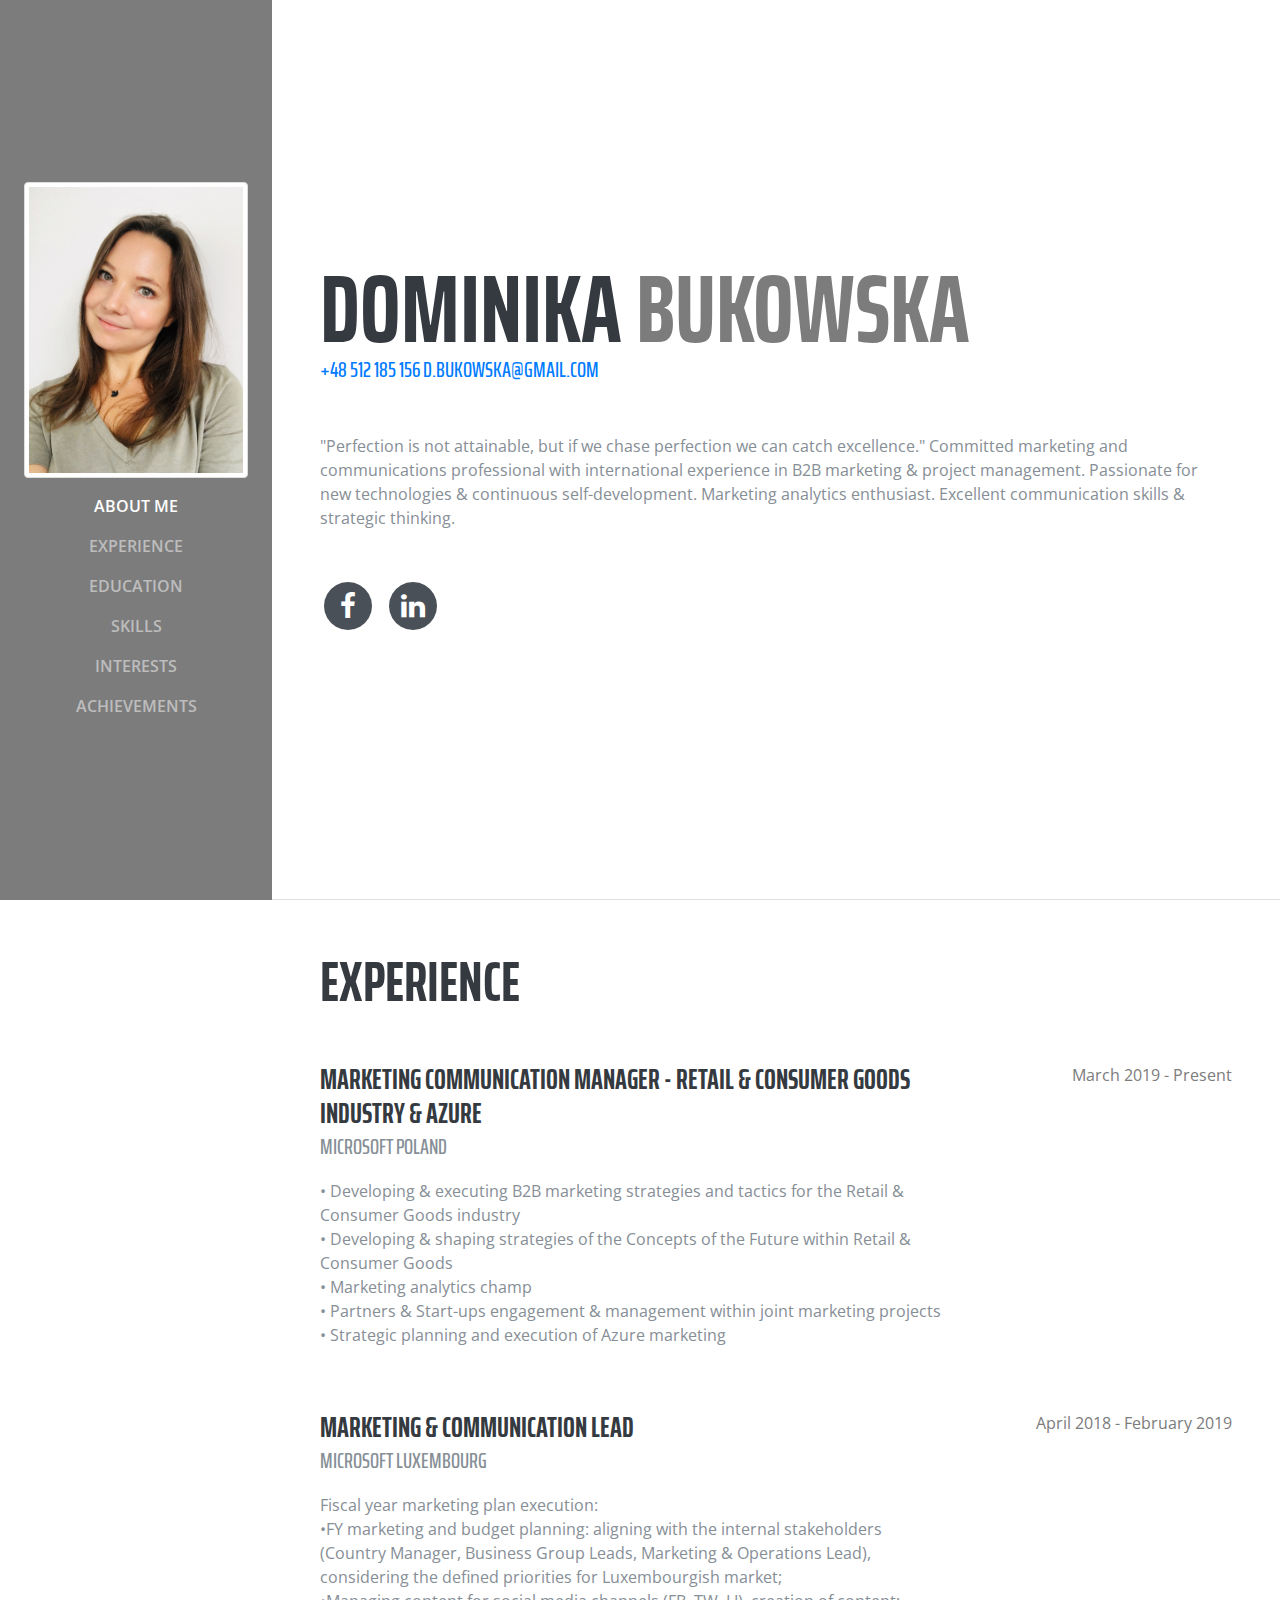
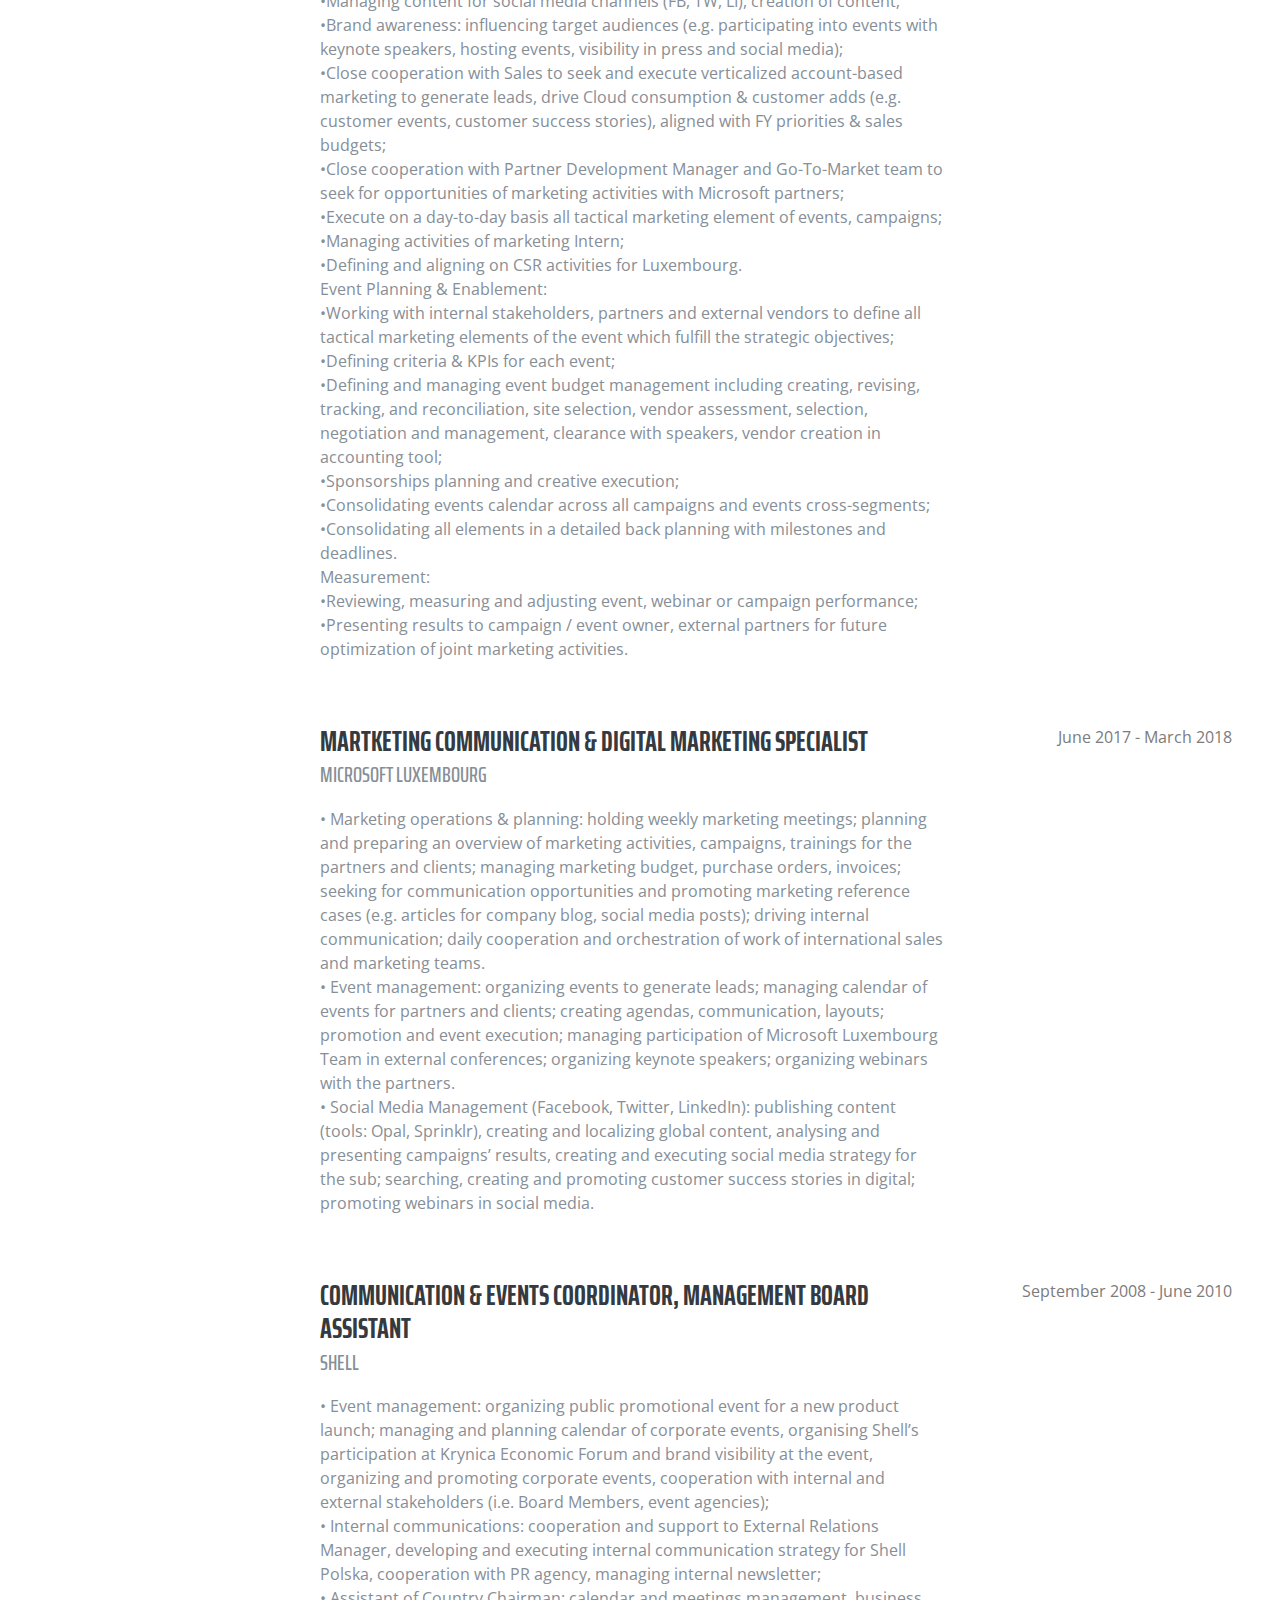
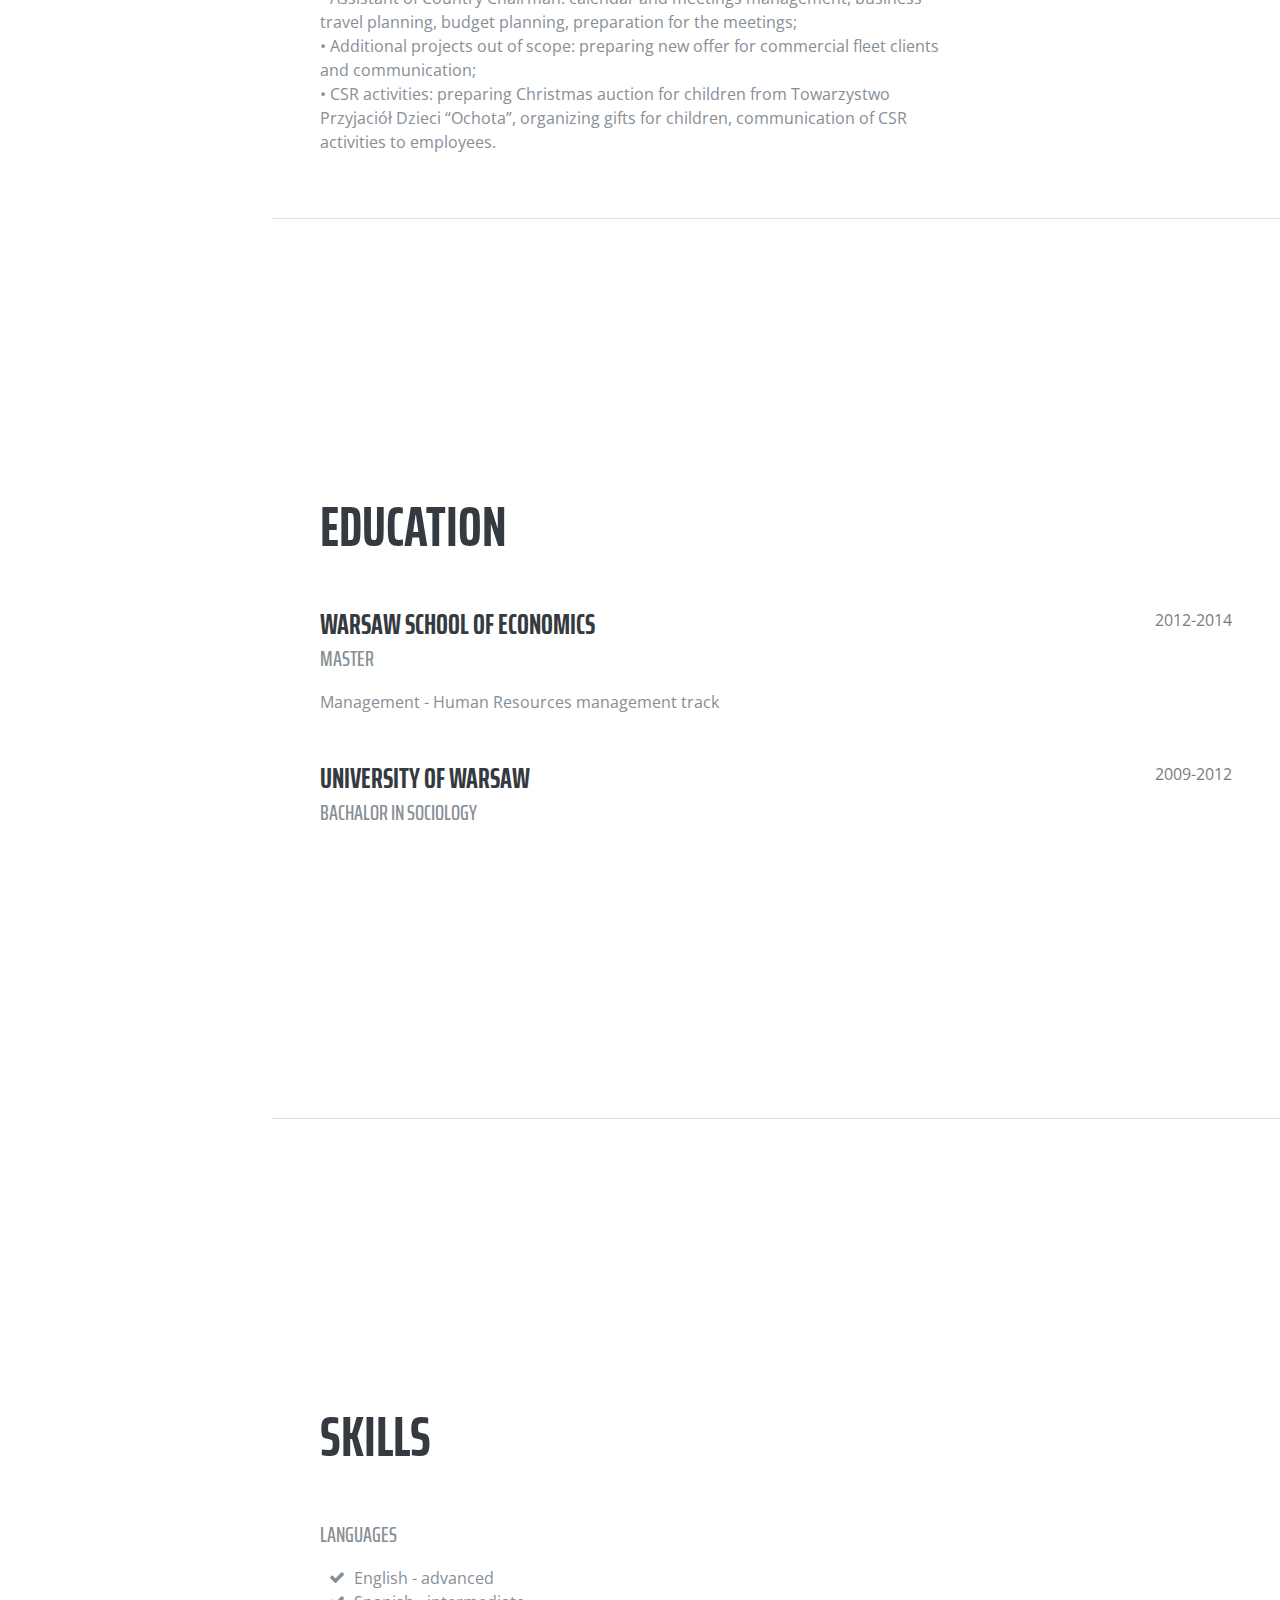
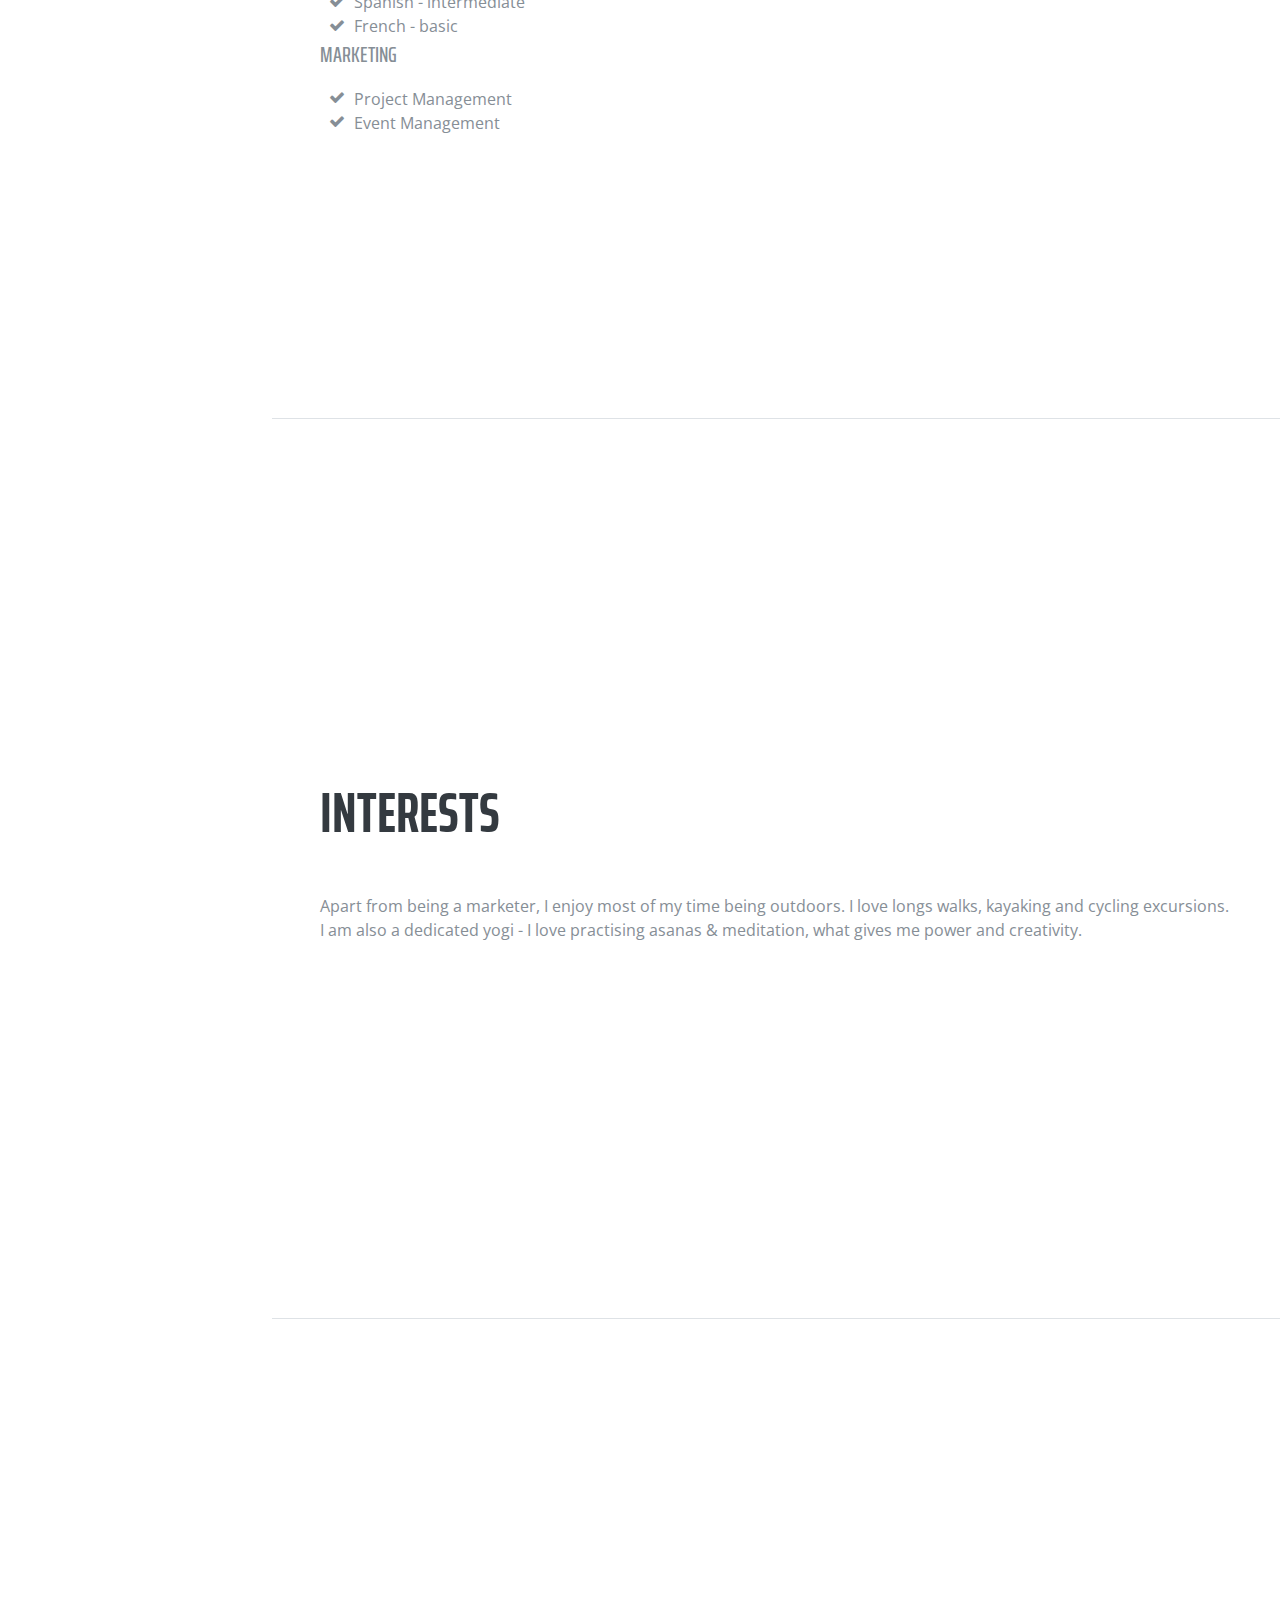
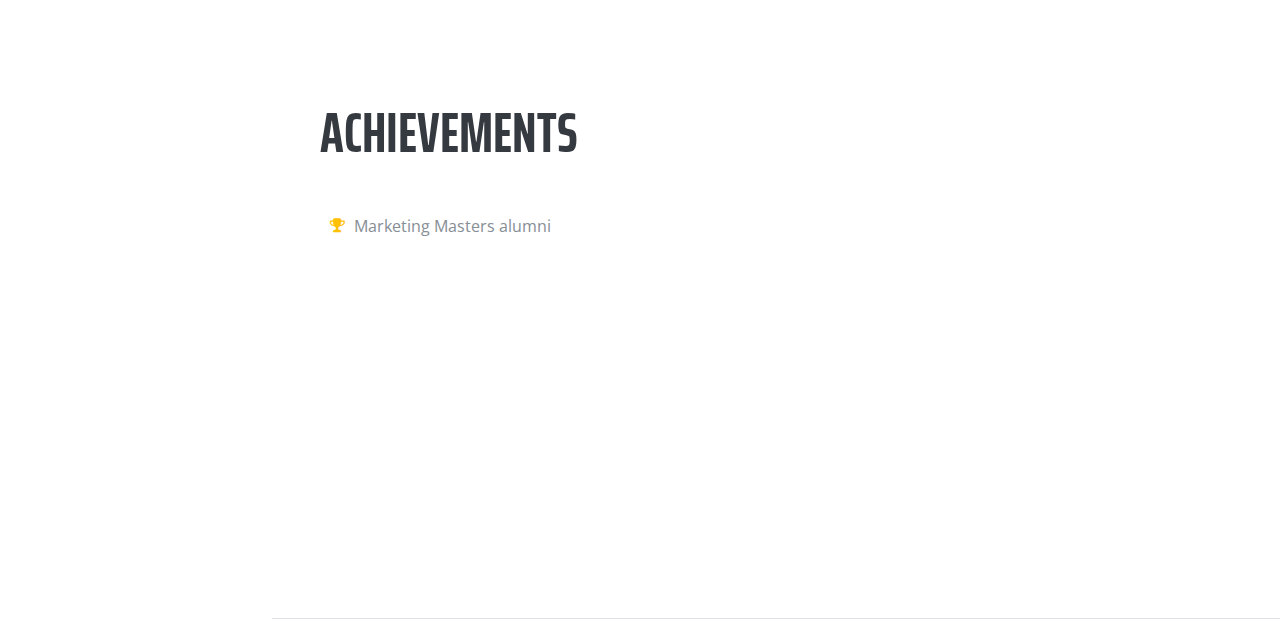
<file: index.html>
<!DOCTYPE html>
<html lang="pl">

  <head>
<!-- Google Tag Manager -->
<script>(function(w,d,s,l,i){w[l]=w[l]||[];w[l].push({'gtm.start':
  new Date().getTime(),event:'gtm.js'});var f=d.getElementsByTagName(s)[0],
  j=d.createElement(s),dl=l!='dataLayer'?'&l='+l:'';j.async=true;j.src=
  'https://www.googletagmanager.com/gtm.js?id='+i+dl;f.parentNode.insertBefore(j,f);
  })(window,document,'script','dataLayer','GTM-P72QGG5');</script>
  <!-- End Google Tag Manager -->
    <meta charset="utf-8">
    <meta name="viewport" content="width=device-width, initial-scale=1, shrink-to-fit=no">
    <!-- Uzupełnij wartości "content" w ponizszych Meta Tagach oraz nadaj tytuł dla swojej witryny.  -->
    <meta name="description" content="Strona z CV Dominiki Bukowskiej ">
    <meta name="author" content="Dominika Bukowska">
    <title>Dominika Bukowska CV</title>

    <link href="vendor/bootstrap/css/bootstrap.min.css" rel="stylesheet">

    <link href="https://fonts.googleapis.com/css?family=Saira+Extra+Condensed:100,200,300,400,500,600,700,800,900" rel="stylesheet">
    <link href="https://fonts.googleapis.com/css?family=Open+Sans:300,300i,400,400i,600,600i,700,700i,800,800i" rel="stylesheet">
    <link href="vendor/font-awesome/css/font-awesome.min.css" rel="stylesheet">
    <link href="vendor/devicons/css/devicons.min.css" rel="stylesheet">
    <link href="vendor/simple-line-icons/css/simple-line-icons.css" rel="stylesheet">

    <link href="css/resume.css" rel="stylesheet">

  </head>

  <body id="page-top">
<!-- Google Tag Manager (noscript) -->
<noscript><iframe src="https://www.googletagmanager.com/ns.html?id=GTM-P72QGG5"
  height="0" width="0" style="display:none;visibility:hidden"></iframe></noscript>
  <!-- End Google Tag Manager (noscript) -->
    <nav class="navbar navbar-expand-lg navbar-dark bg-primary fixed-top" id="sideNav">
      <a class="navbar-brand js-scroll-trigger" href="#page-top">
        <span class="d-block d-lg-none">Start Bootstrap</span>
        <span class="d-none d-lg-block">
          <img src="img/profile.jpg" class="img-thumbnail" alt="profile pic" width="304" height="236">  
        </span>
      </a>
      <button class="navbar-toggler" type="button" data-toggle="collapse" data-target="#navbarSupportedContent" aria-controls="navbarSupportedContent" aria-expanded="false" aria-label="Toggle navigation">
        <span class="navbar-toggler-icon"></span>
      </button>
      <div class="collapse navbar-collapse" id="navbarSupportedContent">
        <ul class="navbar-nav">
          <li class="nav-item">
            <a class="nav-link js-scroll-trigger" href="#about">About me</a>
          </li>
          <li class="nav-item">
            <a class="nav-link js-scroll-trigger" href="#experience">Experience</a>
          </li>
          <li class="nav-item">
            <a class="nav-link js-scroll-trigger" href="#education">Education</a>
          </li>
          <li class="nav-item">
            <a class="nav-link js-scroll-trigger" href="#skills">Skills</a>
          </li>
          <li class="nav-item">
            <a class="nav-link js-scroll-trigger" href="#interests">Interests</a>
          </li>
          <li class="nav-item">
            <a class="nav-link js-scroll-trigger" href="#awards">Achievements</a>
          </li>
        </ul>
      </div>
    </nav>

    <div class="container-fluid p-0">

      <section class="resume-section p-3 p-lg-5 d-flex d-column" id="about">
        <div class="my-auto">
          <h1 class="mb-0">Dominika
            <span class="text-primary">Bukowska</span>
          </h1>
          <div class="subheading mb-5">
            <a href="tel:48512185156">+48 512 185 156</a>
            <a href="mailto:name@email.com">d.bukowska@gmail.com</a>
          </div>
          <p class="mb-5">"Perfection is not attainable, but if we chase perfection we can catch excellence."
            Committed marketing and communications professional with international experience in B2B marketing & project management. Passionate for new technologies & continuous self-development. Marketing analytics enthusiast. Excellent communication skills & strategic thinking. </p>
          <ul class="list-inline list-social-icons mb-0">
            <li class="list-inline-item">
              <a href="https://www.facebook.com/dominika.bukowska.716">
                <span class="fa-stack fa-lg">
                  <i class="fa fa-circle fa-stack-2x"></i>
                  <i class="fa fa-facebook fa-stack-1x fa-inverse"></i>
                </span>
              </a>
            </li>
            <li class="list-inline-item">
              <a href="https://www.linkedin.com/in/dominika-bukowska-4a522953/">
                <span class="fa-stack fa-lg">
                  <i class="fa fa-circle fa-stack-2x"></i>
                  <i class="fa fa-linkedin fa-stack-1x fa-inverse"></i>
                </span>
              </a>
            </li>
          </ul>
        </div>
      </section>
      <section class="resume-section p-3 p-lg-5 d-flex flex-column" id="experience">
        <div class="my-auto">
          <h2 class="mb-5">Experience</h2>

          <div class="resume-item d-flex flex-column flex-md-row mb-5">
            <div class="resume-content mr-auto">
              <h3 class="mb-0">Marketing Communication Manager - Retail & Consumer Goods Industry & Azure</h3>
              <div class="subheading mb-3">Microsoft Poland</div>
              <p> • Developing & executing B2B marketing strategies and tactics for the Retail & Consumer Goods industry <br>
                  • Developing & shaping strategies of the Concepts of the Future within Retail & Consumer Goods<br>
                  • Marketing analytics champ<br>
                  • Partners & Start-ups engagement & management within joint marketing projects<br>
                  • Strategic planning and execution of Azure marketing </p>
            </div>
            <div class="resume-date text-md-right">
              <span class="text-primary">March 2019 - Present</span>
            </div>
          </div>

          <div class="resume-item d-flex flex-column flex-md-row mb-5">
            <div class="resume-content mr-auto">
              <h3 class="mb-0">Marketing & Communication Lead</h3>
              <div class="subheading mb-3">Microsoft Luxembourg</div>
              <p>Fiscal year marketing plan execution:<br>
                  •FY marketing and budget planning: aligning with the internal stakeholders (Country Manager, Business Group Leads, Marketing & Operations Lead), considering the defined priorities for Luxembourgish market;<br>
                  •Managing content for social media channels (FB, TW, LI), creation of content;<br>
                  •Brand awareness: influencing target audiences (e.g. participating into events with keynote speakers, hosting events, visibility in press and social media);<br>
                  •Close cooperation with Sales to seek and execute verticalized account-based marketing to generate leads, drive Cloud consumption & customer adds (e.g. customer events, customer success stories), aligned with FY priorities & sales budgets;<br>
                  •Close cooperation with Partner Development Manager and Go-To-Market team to seek for opportunities of marketing activities with Microsoft partners;<br>
                  •Execute on a day-to-day basis all tactical marketing element of events, campaigns;<br>
                  •Managing activities of marketing Intern;<br>
                  •Defining and aligning on CSR activities for Luxembourg.<br>
                  Event Planning & Enablement:<br>
                  •Working with internal stakeholders, partners and external vendors to define all tactical marketing elements of the event which fulfill the strategic objectives;<br>
                  •Defining criteria & KPIs for each event;<br>
                  •Defining and managing event budget management including creating, revising, tracking, and reconciliation, site selection, vendor assessment, selection, negotiation and management, clearance with speakers, vendor creation in accounting tool;<br>
                  •Sponsorships planning and creative execution;<br>
                  •Consolidating events calendar across all campaigns and events cross-segments;<br>
                  •Consolidating all elements in a detailed back planning with milestones and deadlines.<br>
                  Measurement:<br>
                  •Reviewing, measuring and adjusting event, webinar or campaign performance;<br>
                  •Presenting results to campaign / event owner, external partners for future optimization of joint marketing activities.</p>
            </div>
            <div class="resume-date text-md-right">
              <span class="text-primary">April 2018 - February 2019</span>
            </div>
          </div>

          <div class="resume-item d-flex flex-column flex-md-row mb-5">
            <div class="resume-content mr-auto">
              <h3 class="mb-0">Martketing Communication & Digital Marketing Specialist</h3>
              <div class="subheading mb-3">Microsoft Luxembourg</div>
              <p> • Marketing operations & planning: holding weekly marketing meetings; planning and preparing an overview of marketing activities, campaigns, trainings for the partners and clients; managing marketing budget, purchase orders, invoices; seeking for communication opportunities and promoting marketing reference cases (e.g. articles for company blog, social media posts); driving internal communication; daily cooperation and orchestration of work of international sales and marketing teams.<br>
                  • Event management: organizing events to generate leads; managing calendar of events for partners and clients; creating agendas, communication, layouts; promotion and event execution; managing participation of Microsoft Luxembourg Team in external conferences; organizing keynote speakers; organizing webinars with the partners.<br>
                  • Social Media Management (Facebook, Twitter, LinkedIn): publishing content (tools: Opal, Sprinklr), creating and localizing global content, analysing and presenting campaigns’ results, creating and executing social media strategy for the sub; searching, creating and promoting customer success stories in digital; promoting webinars in social media.</p>
            </div>
            <div class="resume-date text-md-right">
              <span class="text-primary">June 2017 - March 2018</span>
            </div>
          </div>

          <div class="resume-item d-flex flex-column flex-md-row">
            <div class="resume-content mr-auto">
              <h3 class="mb-0">Communication & Events Coordinator, Management Board Assistant</h3>
              <div class="subheading mb-3">Shell</div>
              <p> • Event management: organizing public promotional event for a new product launch; managing and planning calendar of corporate events, organising Shell’s participation at Krynica Economic Forum and brand visibility at the event, organizing and promoting corporate events, cooperation with internal and external stakeholders (i.e. Board Members, event agencies);<br>
                  • Internal communications: cooperation and support to External Relations Manager, developing and executing internal communication strategy for Shell Polska, cooperation with PR agency, managing internal newsletter;<br>
                  • Assistant of Country Chairman: calendar and meetings management, business travel planning, budget planning, preparation for the meetings;<br>
                  • Additional projects out of scope: preparing new offer for commercial fleet clients and communication;<br>
                  • CSR activities: preparing Christmas auction for children from Towarzystwo Przyjaciół Dzieci “Ochota”, organizing gifts for children, communication of CSR activities to employees.</p>
            </div>
            <div class="resume-date text-md-right">
              <span class="text-primary">September 2008 - June 2010</span>
            </div>
          </div>

        </div>

      </section>

      <section class="resume-section p-3 p-lg-5 d-flex flex-column" id="education">
        <div class="my-auto">
          <h2 class="mb-5">Education</h2>

          <div class="resume-item d-flex flex-column flex-md-row mb-5">
            <div class="resume-content mr-auto">
              <h3 class="mb-0">Warsaw School of Economics</h3>
              <div class="subheading mb-3">Master</div>
              <div>Management - Human Resources management track</div>
            </div>
            <div class="resume-date text-md-right">
              <span class="text-primary">2012-2014</span>
            </div>
          </div>

          <div class="resume-item d-flex flex-column flex-md-row">
            <div class="resume-content mr-auto">
              <h3 class="mb-0">University of Warsaw</h3>
              <div class="subheading mb-3">Bachalor in Sociology</div>
            </div>
            <div class="resume-date text-md-right">
              <span class="text-primary">2009-2012</span>
            </div>
          </div>

        </div>
      </section>

      <section class="resume-section p-3 p-lg-5 d-flex flex-column" id="skills">
        <div class="my-auto">
          <h2 class="mb-5">Skills</h2>

          <div class="subheading mb-3">Languages</div>
          <ul class="fa-ul mb-0">
          <li>
              <i class="fa-li fa fa-check"></i>
              English - advanced</li>
              <li>
                  <i class="fa-li fa fa-check"></i>
                  Spanish - intermediate</li>
                  <li>
                      <i class="fa-li fa fa-check"></i>
                      French - basic</li>
            </ul>
          <div class="subheading mb-3">Marketing</div>
          <ul class="fa-ul mb-0">
            <li>
              <i class="fa-li fa fa-check"></i>
              Project Management</li>
            <li>
              <i class="fa-li fa fa-check"></i>
              Event Management</li>
                      </ul>
                    </ul>
        </div>
      </section>

      <section class="resume-section p-3 p-lg-5 d-flex flex-column" id="interests">
        <div class="my-auto">
          <h2 class="mb-5">Interests</h2>
          <p>Apart from being a marketer, I enjoy most of my time being outdoors. I love longs walks, kayaking and cycling excursions. I am also a dedicated yogi - I love practising asanas & meditation, what gives me power and creativity. </p>
        </div>
      </section>

      <section class="resume-section p-3 p-lg-5 d-flex flex-column" id="awards">
        <div class="my-auto">
          <h2 class="mb-5">Achievements</h2>
          <ul class="fa-ul mb-0">
            <li>
              <i class="fa-li fa fa-trophy text-warning"></i>
              Marketing Masters alumni</li>

          </ul>
        </div>
      </section>

    </div>

    <!-- Bootstrap core JavaScript -->
    <script src="vendor/jquery/jquery.min.js"></script>
    <script src="vendor/bootstrap/js/bootstrap.bundle.min.js"></script>

    <!-- Plugin JavaScript -->
    <script src="vendor/jquery-easing/jquery.easing.min.js"></script>

    <!-- Custom scripts for this template -->
    <script src="js/resume.min.js"></script>

  </body>

</html>
</file>
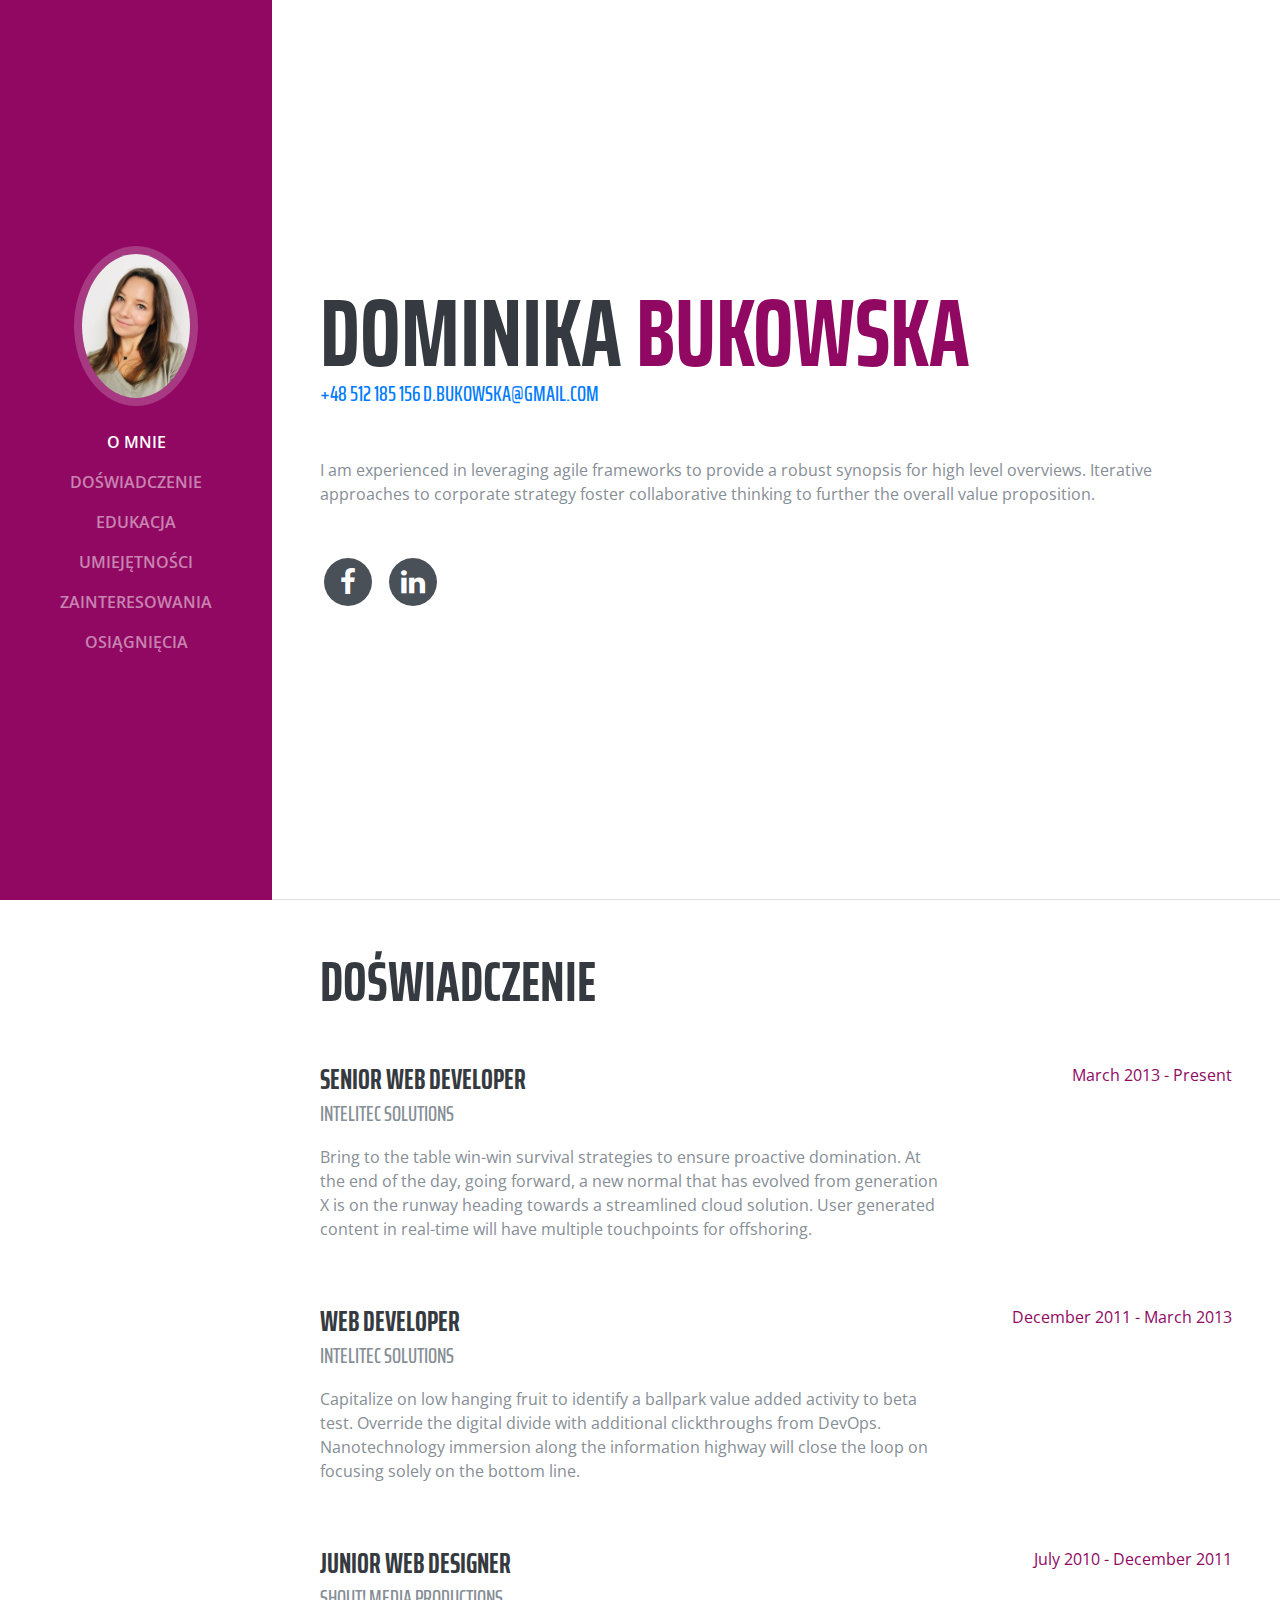
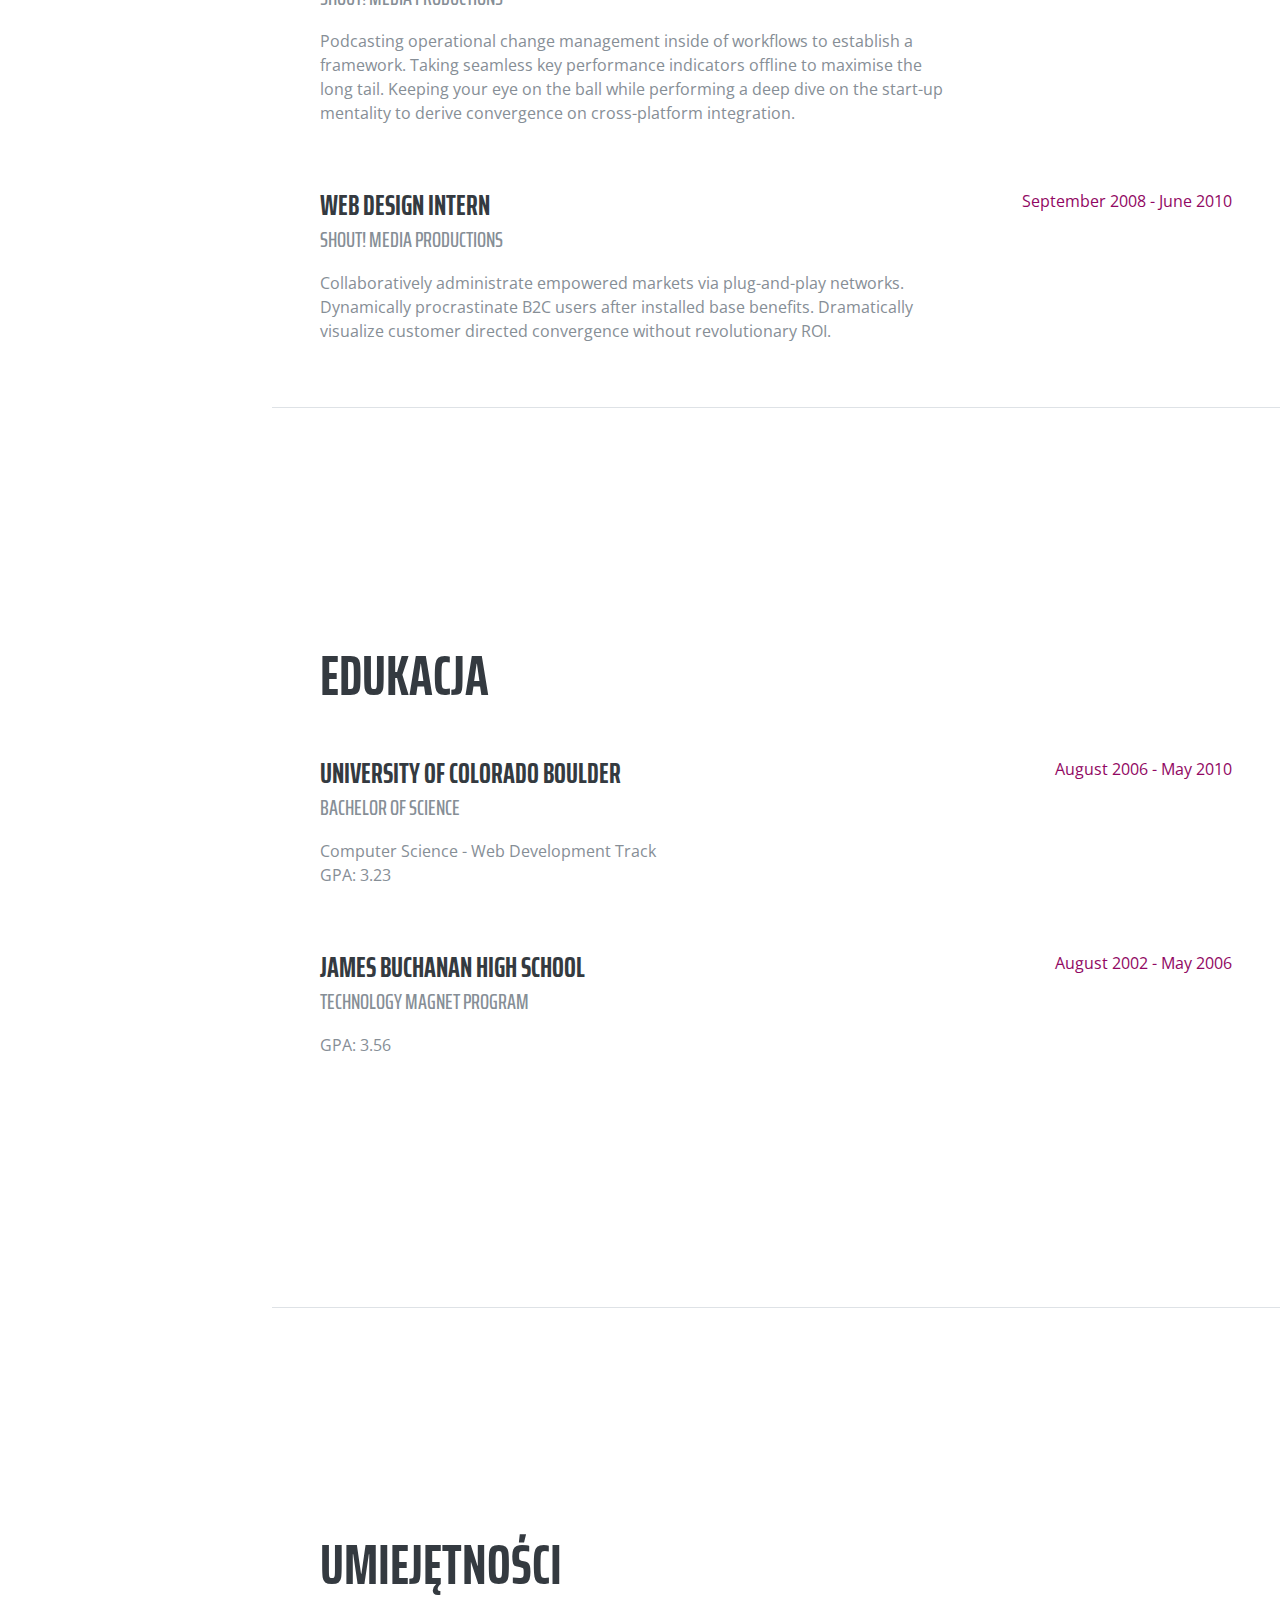
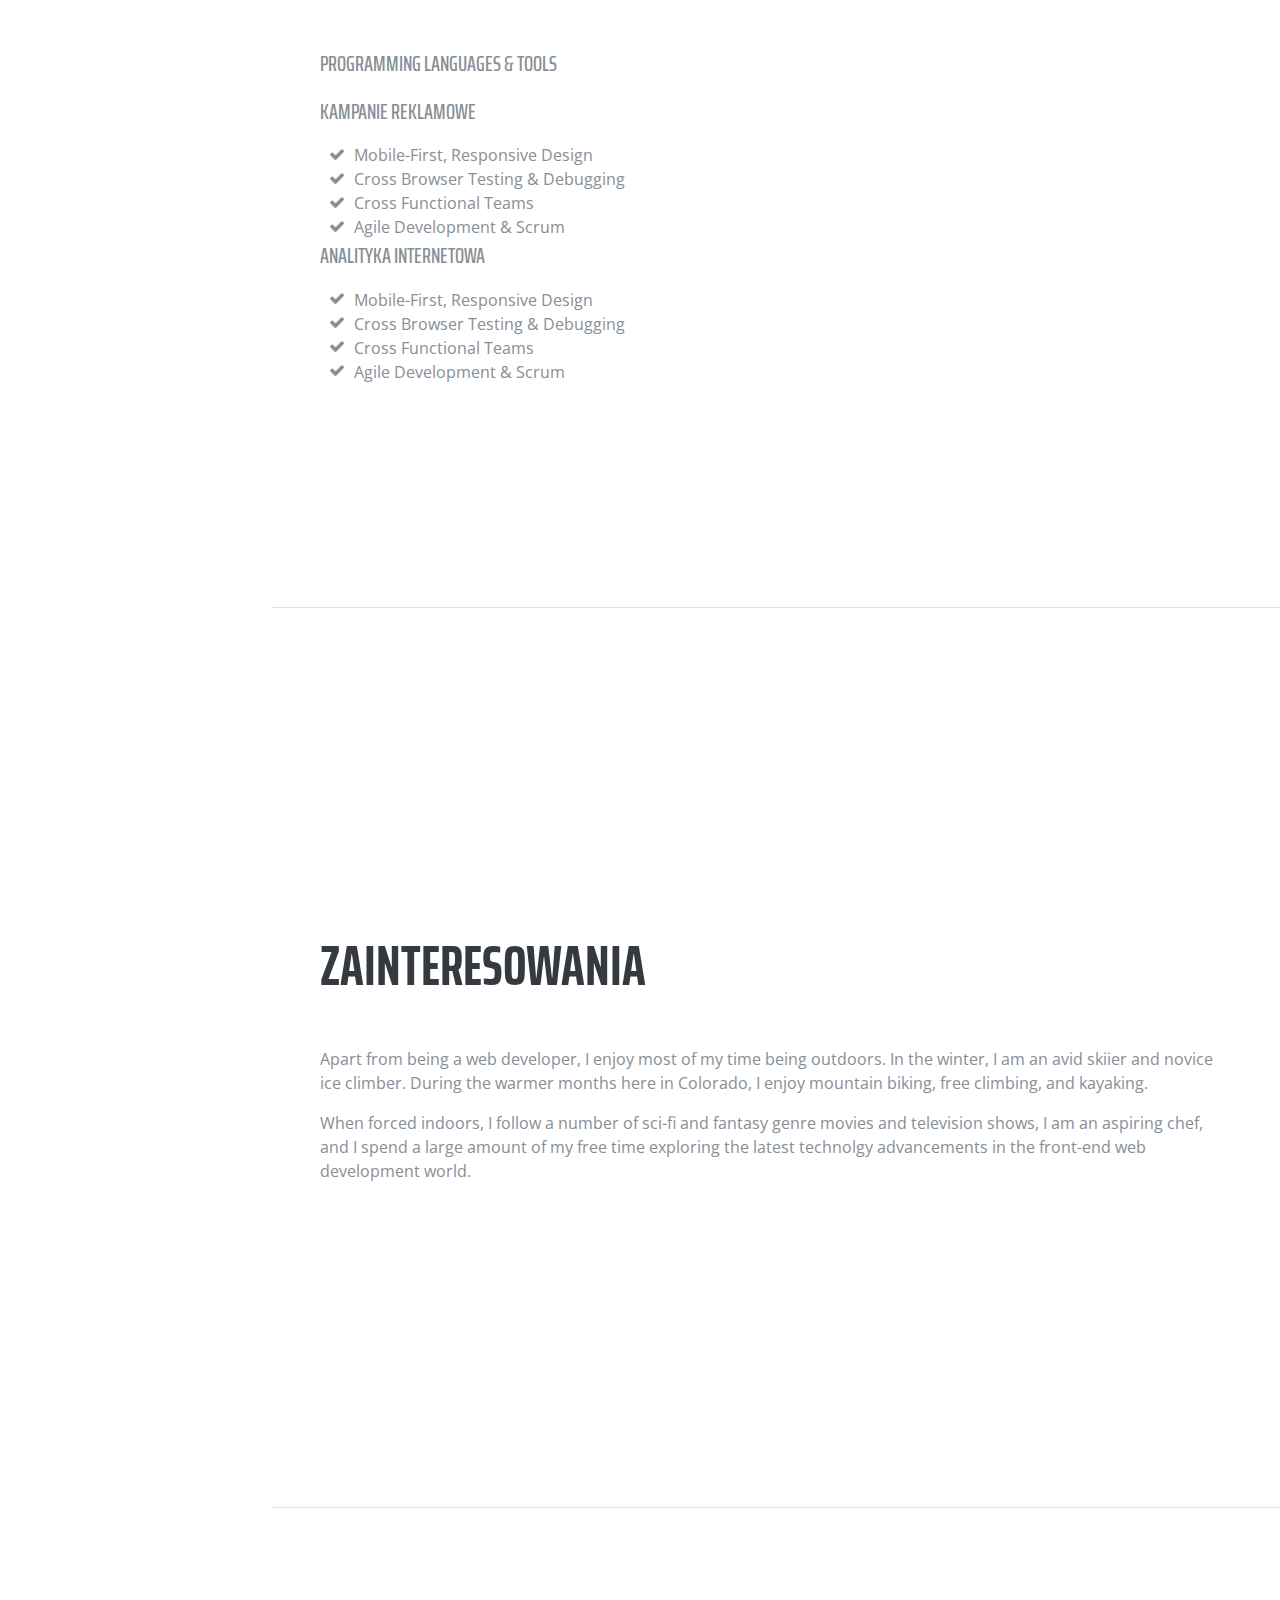
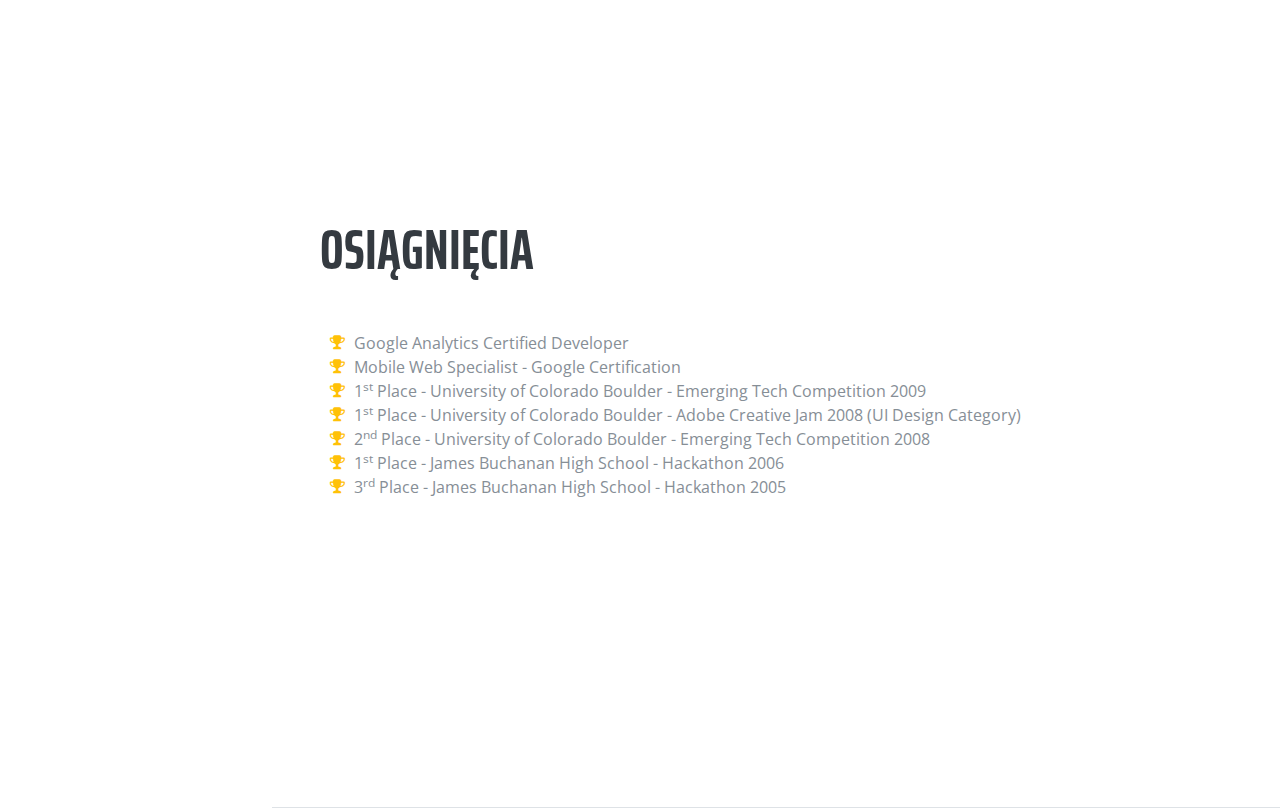
<file: mm_cv_website/index.html>
<!DOCTYPE html>
<html lang="pl">

  <head>
<!-- Google Tag Manager -->
<script>(function(w,d,s,l,i){w[l]=w[l]||[];w[l].push({'gtm.start':
  new Date().getTime(),event:'gtm.js'});var f=d.getElementsByTagName(s)[0],
  j=d.createElement(s),dl=l!='dataLayer'?'&l='+l:'';j.async=true;j.src=
  'https://www.googletagmanager.com/gtm.js?id='+i+dl;f.parentNode.insertBefore(j,f);
  })(window,document,'script','dataLayer','GTM-P72QGG5');</script>
  <!-- End Google Tag Manager -->
    <meta charset="utf-8">
    <meta name="viewport" content="width=device-width, initial-scale=1, shrink-to-fit=no">
    <!-- Uzupełnij wartości "content" w ponizszych Meta Tagach oraz nadaj tytuł dla swojej witryny.  -->
    <meta name="description" content="Strona z CV Dominiki Bukowskiej ">
    <meta name="author" content="Dominika Bukowska">
    <title>Dominika Bukowska CV</title>

    <link href="vendor/bootstrap/css/bootstrap.min.css" rel="stylesheet">

    <link href="https://fonts.googleapis.com/css?family=Saira+Extra+Condensed:100,200,300,400,500,600,700,800,900" rel="stylesheet">
    <link href="https://fonts.googleapis.com/css?family=Open+Sans:300,300i,400,400i,600,600i,700,700i,800,800i" rel="stylesheet">
    <link href="vendor/font-awesome/css/font-awesome.min.css" rel="stylesheet">
    <link href="vendor/devicons/css/devicons.min.css" rel="stylesheet">
    <link href="vendor/simple-line-icons/css/simple-line-icons.css" rel="stylesheet">

    <link href="css/resume.css" rel="stylesheet">

  </head>

  <body id="page-top">
<!-- Google Tag Manager (noscript) -->
<noscript><iframe src="https://www.googletagmanager.com/ns.html?id=GTM-P72QGG5"
  height="0" width="0" style="display:none;visibility:hidden"></iframe></noscript>
  <!-- End Google Tag Manager (noscript) -->
    <nav class="navbar navbar-expand-lg navbar-dark bg-primary fixed-top" id="sideNav">
      <a class="navbar-brand js-scroll-trigger" href="#page-top">
        <span class="d-block d-lg-none">Start Bootstrap</span>
        <span class="d-none d-lg-block">
          <img class="img-fluid img-profile rounded-circle mx-auto mb-2" src="img/profile.jpg" alt="">
        </span>
      </a>
      <button class="navbar-toggler" type="button" data-toggle="collapse" data-target="#navbarSupportedContent" aria-controls="navbarSupportedContent" aria-expanded="false" aria-label="Toggle navigation">
        <span class="navbar-toggler-icon"></span>
      </button>
      <div class="collapse navbar-collapse" id="navbarSupportedContent">
        <ul class="navbar-nav">
          <li class="nav-item">
            <a class="nav-link js-scroll-trigger" href="#about">O mnie</a>
          </li>
          <li class="nav-item">
            <a class="nav-link js-scroll-trigger" href="#experience">Doświadczenie</a>
          </li>
          <li class="nav-item">
            <a class="nav-link js-scroll-trigger" href="#education">Edukacja</a>
          </li>
          <li class="nav-item">
            <a class="nav-link js-scroll-trigger" href="#skills">Umiejętności</a>
          </li>
          <li class="nav-item">
            <a class="nav-link js-scroll-trigger" href="#interests">Zainteresowania</a>
          </li>
          <li class="nav-item">
            <a class="nav-link js-scroll-trigger" href="#awards">Osiągnięcia</a>
          </li>
        </ul>
      </div>
    </nav>

    <div class="container-fluid p-0">

      <section class="resume-section p-3 p-lg-5 d-flex d-column" id="about">
        <div class="my-auto">
          <h1 class="mb-0">Dominika
            <span class="text-primary">Bukowska</span>
          </h1>
          <div class="subheading mb-5">
            <a href="tel:48512185156">+48 512 185 156</a>
            <a href="mailto:name@email.com">d.bukowska@gmail.com</a>
          </div>
          <p class="mb-5">I am experienced in leveraging agile frameworks to provide a robust synopsis for high level overviews. Iterative approaches to corporate strategy foster collaborative thinking to further the overall value proposition.</p>
          <ul class="list-inline list-social-icons mb-0">
            <li class="list-inline-item">
              <a href="https://www.facebook.com/dominika.bukowska.716">
                <span class="fa-stack fa-lg">
                  <i class="fa fa-circle fa-stack-2x"></i>
                  <i class="fa fa-facebook fa-stack-1x fa-inverse"></i>
                </span>
              </a>
            </li>
            <li class="list-inline-item">
              <a href="https://www.linkedin.com/in/dominika-bukowska-4a522953/">
                <span class="fa-stack fa-lg">
                  <i class="fa fa-circle fa-stack-2x"></i>
                  <i class="fa fa-linkedin fa-stack-1x fa-inverse"></i>
                </span>
              </a>
            </li>
          </ul>
        </div>
      </section>

      <section class="resume-section p-3 p-lg-5 d-flex flex-column" id="experience">
        <div class="my-auto">
          <h2 class="mb-5">Doświadczenie</h2>

          <div class="resume-item d-flex flex-column flex-md-row mb-5">
            <div class="resume-content mr-auto">
              <h3 class="mb-0">Senior Web Developer</h3>
              <div class="subheading mb-3">Intelitec Solutions</div>
              <p>Bring to the table win-win survival strategies to ensure proactive domination. At the end of the day, going forward, a new normal that has evolved from generation X is on the runway heading towards a streamlined cloud solution. User generated content in real-time will have multiple touchpoints for offshoring.</p>
            </div>
            <div class="resume-date text-md-right">
              <span class="text-primary">March 2013 - Present</span>
            </div>
          </div>

          <div class="resume-item d-flex flex-column flex-md-row mb-5">
            <div class="resume-content mr-auto">
              <h3 class="mb-0">Web Developer</h3>
              <div class="subheading mb-3">Intelitec Solutions</div>
              <p>Capitalize on low hanging fruit to identify a ballpark value added activity to beta test. Override the digital divide with additional clickthroughs from DevOps. Nanotechnology immersion along the information highway will close the loop on focusing solely on the bottom line.</p>
            </div>
            <div class="resume-date text-md-right">
              <span class="text-primary">December 2011 - March 2013</span>
            </div>
          </div>

          <div class="resume-item d-flex flex-column flex-md-row mb-5">
            <div class="resume-content mr-auto">
              <h3 class="mb-0">Junior Web Designer</h3>
              <div class="subheading mb-3">Shout! Media Productions</div>
              <p>Podcasting operational change management inside of workflows to establish a framework. Taking seamless key performance indicators offline to maximise the long tail. Keeping your eye on the ball while performing a deep dive on the start-up mentality to derive convergence on cross-platform integration.</p>
            </div>
            <div class="resume-date text-md-right">
              <span class="text-primary">July 2010 - December 2011</span>
            </div>
          </div>

          <div class="resume-item d-flex flex-column flex-md-row">
            <div class="resume-content mr-auto">
              <h3 class="mb-0">Web Design Intern</h3>
              <div class="subheading mb-3">Shout! Media Productions</div>
              <p>Collaboratively administrate empowered markets via plug-and-play networks. Dynamically procrastinate B2C users after installed base benefits. Dramatically visualize customer directed convergence without revolutionary ROI.</p>
            </div>
            <div class="resume-date text-md-right">
              <span class="text-primary">September 2008 - June 2010</span>
            </div>
          </div>

        </div>

      </section>

      <section class="resume-section p-3 p-lg-5 d-flex flex-column" id="education">
        <div class="my-auto">
          <h2 class="mb-5">Edukacja</h2>

          <div class="resume-item d-flex flex-column flex-md-row mb-5">
            <div class="resume-content mr-auto">
              <h3 class="mb-0">University of Colorado Boulder</h3>
              <div class="subheading mb-3">Bachelor of Science</div>
              <div>Computer Science - Web Development Track</div>
              <p>GPA: 3.23</p>
            </div>
            <div class="resume-date text-md-right">
              <span class="text-primary">August 2006 - May 2010</span>
            </div>
          </div>

          <div class="resume-item d-flex flex-column flex-md-row">
            <div class="resume-content mr-auto">
              <h3 class="mb-0">James Buchanan High School</h3>
              <div class="subheading mb-3">Technology Magnet Program</div>
              <p>GPA: 3.56</p>
            </div>
            <div class="resume-date text-md-right">
              <span class="text-primary">August 2002 - May 2006</span>
            </div>
          </div>

        </div>
      </section>

      <section class="resume-section p-3 p-lg-5 d-flex flex-column" id="skills">
        <div class="my-auto">
          <h2 class="mb-5">Umiejętności</h2>

          <div class="subheading mb-3">Programming Languages &amp; Tools</div>
          <div class="subheading mb-3">Kampanie reklamowe</div>
          <ul class="fa-ul mb-0">
            <li>
              <i class="fa-li fa fa-check"></i>
              Mobile-First, Responsive Design</li>
            <li>
              <i class="fa-li fa fa-check"></i>
              Cross Browser Testing &amp; Debugging</li>
            <li>
              <i class="fa-li fa fa-check"></i>
              Cross Functional Teams</li>
            <li>
              <i class="fa-li fa fa-check"></i>
              Agile Development &amp; Scrum</li>
          </ul>
          <div class="subheading mb-3">Analityka internetowa</div>
          <ul class="fa-ul mb-0">
            <li>
              <i class="fa-li fa fa-check"></i>
              Mobile-First, Responsive Design</li>
            <li>
              <i class="fa-li fa fa-check"></i>
              Cross Browser Testing &amp; Debugging</li>
            <li>
              <i class="fa-li fa fa-check"></i>
              Cross Functional Teams</li>
            <li>
              <i class="fa-li fa fa-check"></i>
              Agile Development &amp; Scrum</li>
          </ul>
        </div>
      </section>

      <section class="resume-section p-3 p-lg-5 d-flex flex-column" id="interests">
        <div class="my-auto">
          <h2 class="mb-5">Zainteresowania</h2>
          <p>Apart from being a web developer, I enjoy most of my time being outdoors. In the winter, I am an avid skiier and novice ice climber. During the warmer months here in Colorado, I enjoy mountain biking, free climbing, and kayaking.</p>
          <p class="mb-0">When forced indoors, I follow a number of sci-fi and fantasy genre movies and television shows, I am an aspiring chef, and I spend a large amount of my free time exploring the latest technolgy advancements in the front-end web development world.</p>
        </div>
      </section>

      <section class="resume-section p-3 p-lg-5 d-flex flex-column" id="awards">
        <div class="my-auto">
          <h2 class="mb-5">Osiągnięcia</h2>
          <ul class="fa-ul mb-0">
            <li>
              <i class="fa-li fa fa-trophy text-warning"></i>
              Google Analytics Certified Developer</li>
            <li>
              <i class="fa-li fa fa-trophy text-warning"></i>
              Mobile Web Specialist - Google Certification</li>
            <li>
              <i class="fa-li fa fa-trophy text-warning"></i>
              1<sup>st</sup>
              Place - University of Colorado Boulder - Emerging Tech Competition 2009</li>
            <li>
              <i class="fa-li fa fa-trophy text-warning"></i>
              1<sup>st</sup>
              Place - University of Colorado Boulder - Adobe Creative Jam 2008 (UI Design Category)</li>
            <li>
              <i class="fa-li fa fa-trophy text-warning"></i>
              2<sup>nd</sup>
              Place - University of Colorado Boulder - Emerging Tech Competition 2008</li>
            <li>
            <li>
              <i class="fa-li fa fa-trophy text-warning"></i>
              1<sup>st</sup>
              Place - James Buchanan High School - Hackathon 2006</li>
            <li>
              <i class="fa-li fa fa-trophy text-warning"></i>
              3<sup>rd</sup>
              Place - James Buchanan High School - Hackathon 2005</li>
          </ul>
        </div>
      </section>

    </div>

    <!-- Bootstrap core JavaScript -->
    <script src="vendor/jquery/jquery.min.js"></script>
    <script src="vendor/bootstrap/js/bootstrap.bundle.min.js"></script>

    <!-- Plugin JavaScript -->
    <script src="vendor/jquery-easing/jquery.easing.min.js"></script>

    <!-- Custom scripts for this template -->
    <script src="js/resume.min.js"></script>

  </body>

</html>
</file>
<file: vendor/simple-line-icons/css/simple-line-icons.css>
@font-face {
  font-family: 'simple-line-icons';
  src: url('../fonts/Simple-Line-Icons.eot?v=2.4.0');
  src: url('../fonts/Simple-Line-Icons.eot?v=2.4.0#iefix') format('embedded-opentype'), url('../fonts/Simple-Line-Icons.woff2?v=2.4.0') format('woff2'), url('../fonts/Simple-Line-Icons.ttf?v=2.4.0') format('truetype'), url('../fonts/Simple-Line-Icons.woff?v=2.4.0') format('woff'), url('../fonts/Simple-Line-Icons.svg?v=2.4.0#simple-line-icons') format('svg');
  font-weight: normal;
  font-style: normal;
}
/*
 Use the following CSS code if you want to have a class per icon.
 Instead of a list of all class selectors, you can use the generic [class*="icon-"] selector, but it's slower:
*/
.icon-user,
.icon-people,
.icon-user-female,
.icon-user-follow,
.icon-user-following,
.icon-user-unfollow,
.icon-login,
.icon-logout,
.icon-emotsmile,
.icon-phone,
.icon-call-end,
.icon-call-in,
.icon-call-out,
.icon-map,
.icon-location-pin,
.icon-direction,
.icon-directions,
.icon-compass,
.icon-layers,
.icon-menu,
.icon-list,
.icon-options-vertical,
.icon-options,
.icon-arrow-down,
.icon-arrow-left,
.icon-arrow-right,
.icon-arrow-up,
.icon-arrow-up-circle,
.icon-arrow-left-circle,
.icon-arrow-right-circle,
.icon-arrow-down-circle,
.icon-check,
.icon-clock,
.icon-plus,
.icon-minus,
.icon-close,
.icon-event,
.icon-exclamation,
.icon-organization,
.icon-trophy,
.icon-screen-smartphone,
.icon-screen-desktop,
.icon-plane,
.icon-notebook,
.icon-mustache,
.icon-mouse,
.icon-magnet,
.icon-energy,
.icon-disc,
.icon-cursor,
.icon-cursor-move,
.icon-crop,
.icon-chemistry,
.icon-speedometer,
.icon-shield,
.icon-screen-tablet,
.icon-magic-wand,
.icon-hourglass,
.icon-graduation,
.icon-ghost,
.icon-game-controller,
.icon-fire,
.icon-eyeglass,
.icon-envelope-open,
.icon-envelope-letter,
.icon-bell,
.icon-badge,
.icon-anchor,
.icon-wallet,
.icon-vector,
.icon-speech,
.icon-puzzle,
.icon-printer,
.icon-present,
.icon-playlist,
.icon-pin,
.icon-picture,
.icon-handbag,
.icon-globe-alt,
.icon-globe,
.icon-folder-alt,
.icon-folder,
.icon-film,
.icon-feed,
.icon-drop,
.icon-drawer,
.icon-docs,
.icon-doc,
.icon-diamond,
.icon-cup,
.icon-calculator,
.icon-bubbles,
.icon-briefcase,
.icon-book-open,
.icon-basket-loaded,
.icon-basket,
.icon-bag,
.icon-action-undo,
.icon-action-redo,
.icon-wrench,
.icon-umbrella,
.icon-trash,
.icon-tag,
.icon-support,
.icon-frame,
.icon-size-fullscreen,
.icon-size-actual,
.icon-shuffle,
.icon-share-alt,
.icon-share,
.icon-rocket,
.icon-question,
.icon-pie-chart,
.icon-pencil,
.icon-note,
.icon-loop,
.icon-home,
.icon-grid,
.icon-graph,
.icon-microphone,
.icon-music-tone-alt,
.icon-music-tone,
.icon-earphones-alt,
.icon-earphones,
.icon-equalizer,
.icon-like,
.icon-dislike,
.icon-control-start,
.icon-control-rewind,
.icon-control-play,
.icon-control-pause,
.icon-control-forward,
.icon-control-end,
.icon-volume-1,
.icon-volume-2,
.icon-volume-off,
.icon-calendar,
.icon-bulb,
.icon-chart,
.icon-ban,
.icon-bubble,
.icon-camrecorder,
.icon-camera,
.icon-cloud-download,
.icon-cloud-upload,
.icon-envelope,
.icon-eye,
.icon-flag,
.icon-heart,
.icon-info,
.icon-key,
.icon-link,
.icon-lock,
.icon-lock-open,
.icon-magnifier,
.icon-magnifier-add,
.icon-magnifier-remove,
.icon-paper-clip,
.icon-paper-plane,
.icon-power,
.icon-refresh,
.icon-reload,
.icon-settings,
.icon-star,
.icon-symbol-female,
.icon-symbol-male,
.icon-target,
.icon-credit-card,
.icon-paypal,
.icon-social-tumblr,
.icon-social-twitter,
.icon-social-facebook,
.icon-social-instagram,
.icon-social-linkedin,
.icon-social-pinterest,
.icon-social-github,
.icon-social-google,
.icon-social-reddit,
.icon-social-skype,
.icon-social-dribbble,
.icon-social-behance,
.icon-social-foursqare,
.icon-social-soundcloud,
.icon-social-spotify,
.icon-social-stumbleupon,
.icon-social-youtube,
.icon-social-dropbox,
.icon-social-vkontakte,
.icon-social-steam {
  font-family: 'simple-line-icons';
  speak: none;
  font-style: normal;
  font-weight: normal;
  font-variant: normal;
  text-transform: none;
  line-height: 1;
  /* Better Font Rendering =========== */
  -webkit-font-smoothing: antialiased;
  -moz-osx-font-smoothing: grayscale;
}
.icon-user:before {
  content: "\e005";
}
.icon-people:before {
  content: "\e001";
}
.icon-user-female:before {
  content: "\e000";
}
.icon-user-follow:before {
  content: "\e002";
}
.icon-user-following:before {
  content: "\e003";
}
.icon-user-unfollow:before {
  content: "\e004";
}
.icon-login:before {
  content: "\e066";
}
.icon-logout:before {
  content: "\e065";
}
.icon-emotsmile:before {
  content: "\e021";
}
.icon-phone:before {
  content: "\e600";
}
.icon-call-end:before {
  content: "\e048";
}
.icon-call-in:before {
  content: "\e047";
}
.icon-call-out:before {
  content: "\e046";
}
.icon-map:before {
  content: "\e033";
}
.icon-location-pin:before {
  content: "\e096";
}
.icon-direction:before {
  content: "\e042";
}
.icon-directions:before {
  content: "\e041";
}
.icon-compass:before {
  content: "\e045";
}
.icon-layers:before {
  content: "\e034";
}
.icon-menu:before {
  content: "\e601";
}
.icon-list:before {
  content: "\e067";
}
.icon-options-vertical:before {
  content: "\e602";
}
.icon-options:before {
  content: "\e603";
}
.icon-arrow-down:before {
  content: "\e604";
}
.icon-arrow-left:before {
  content: "\e605";
}
.icon-arrow-right:before {
  content: "\e606";
}
.icon-arrow-up:before {
  content: "\e607";
}
.icon-arrow-up-circle:before {
  content: "\e078";
}
.icon-arrow-left-circle:before {
  content: "\e07a";
}
.icon-arrow-right-circle:before {
  content: "\e079";
}
.icon-arrow-down-circle:before {
  content: "\e07b";
}
.icon-check:before {
  content: "\e080";
}
.icon-clock:before {
  content: "\e081";
}
.icon-plus:before {
  content: "\e095";
}
.icon-minus:before {
  content: "\e615";
}
.icon-close:before {
  content: "\e082";
}
.icon-event:before {
  content: "\e619";
}
.icon-exclamation:before {
  content: "\e617";
}
.icon-organization:before {
  content: "\e616";
}
.icon-trophy:before {
  content: "\e006";
}
.icon-screen-smartphone:before {
  content: "\e010";
}
.icon-screen-desktop:before {
  content: "\e011";
}
.icon-plane:before {
  content: "\e012";
}
.icon-notebook:before {
  content: "\e013";
}
.icon-mustache:before {
  content: "\e014";
}
.icon-mouse:before {
  content: "\e015";
}
.icon-magnet:before {
  content: "\e016";
}
.icon-energy:before {
  content: "\e020";
}
.icon-disc:before {
  content: "\e022";
}
.icon-cursor:before {
  content: "\e06e";
}
.icon-cursor-move:before {
  content: "\e023";
}
.icon-crop:before {
  content: "\e024";
}
.icon-chemistry:before {
  content: "\e026";
}
.icon-speedometer:before {
  content: "\e007";
}
.icon-shield:before {
  content: "\e00e";
}
.icon-screen-tablet:before {
  content: "\e00f";
}
.icon-magic-wand:before {
  content: "\e017";
}
.icon-hourglass:before {
  content: "\e018";
}
.icon-graduation:before {
  content: "\e019";
}
.icon-ghost:before {
  content: "\e01a";
}
.icon-game-controller:before {
  content: "\e01b";
}
.icon-fire:before {
  content: "\e01c";
}
.icon-eyeglass:before {
  content: "\e01d";
}
.icon-envelope-open:before {
  content: "\e01e";
}
.icon-envelope-letter:before {
  content: "\e01f";
}
.icon-bell:before {
  content: "\e027";
}
.icon-badge:before {
  content: "\e028";
}
.icon-anchor:before {
  content: "\e029";
}
.icon-wallet:before {
  content: "\e02a";
}
.icon-vector:before {
  content: "\e02b";
}
.icon-speech:before {
  content: "\e02c";
}
.icon-puzzle:before {
  content: "\e02d";
}
.icon-printer:before {
  content: "\e02e";
}
.icon-present:before {
  content: "\e02f";
}
.icon-playlist:before {
  content: "\e030";
}
.icon-pin:before {
  content: "\e031";
}
.icon-picture:before {
  content: "\e032";
}
.icon-handbag:before {
  content: "\e035";
}
.icon-globe-alt:before {
  content: "\e036";
}
.icon-globe:before {
  content: "\e037";
}
.icon-folder-alt:before {
  content: "\e039";
}
.icon-folder:before {
  content: "\e089";
}
.icon-film:before {
  content: "\e03a";
}
.icon-feed:before {
  content: "\e03b";
}
.icon-drop:before {
  content: "\e03e";
}
.icon-drawer:before {
  content: "\e03f";
}
.icon-docs:before {
  content: "\e040";
}
.icon-doc:before {
  content: "\e085";
}
.icon-diamond:before {
  content: "\e043";
}
.icon-cup:before {
  content: "\e044";
}
.icon-calculator:before {
  content: "\e049";
}
.icon-bubbles:before {
  content: "\e04a";
}
.icon-briefcase:before {
  content: "\e04b";
}
.icon-book-open:before {
  content: "\e04c";
}
.icon-basket-loaded:before {
  content: "\e04d";
}
.icon-basket:before {
  content: "\e04e";
}
.icon-bag:before {
  content: "\e04f";
}
.icon-action-undo:before {
  content: "\e050";
}
.icon-action-redo:before {
  content: "\e051";
}
.icon-wrench:before {
  content: "\e052";
}
.icon-umbrella:before {
  content: "\e053";
}
.icon-trash:before {
  content: "\e054";
}
.icon-tag:before {
  content: "\e055";
}
.icon-support:before {
  content: "\e056";
}
.icon-frame:before {
  content: "\e038";
}
.icon-size-fullscreen:before {
  content: "\e057";
}
.icon-size-actual:before {
  content: "\e058";
}
.icon-shuffle:before {
  content: "\e059";
}
.icon-share-alt:before {
  content: "\e05a";
}
.icon-share:before {
  content: "\e05b";
}
.icon-rocket:before {
  content: "\e05c";
}
.icon-question:before {
  content: "\e05d";
}
.icon-pie-chart:before {
  content: "\e05e";
}
.icon-pencil:before {
  content: "\e05f";
}
.icon-note:before {
  content: "\e060";
}
.icon-loop:before {
  content: "\e064";
}
.icon-home:before {
  content: "\e069";
}
.icon-grid:before {
  content: "\e06a";
}
.icon-graph:before {
  content: "\e06b";
}
.icon-microphone:before {
  content: "\e063";
}
.icon-music-tone-alt:before {
  content: "\e061";
}
.icon-music-tone:before {
  content: "\e062";
}
.icon-earphones-alt:before {
  content: "\e03c";
}
.icon-earphones:before {
  content: "\e03d";
}
.icon-equalizer:before {
  content: "\e06c";
}
.icon-like:before {
  content: "\e068";
}
.icon-dislike:before {
  content: "\e06d";
}
.icon-control-start:before {
  content: "\e06f";
}
.icon-control-rewind:before {
  content: "\e070";
}
.icon-control-play:before {
  content: "\e071";
}
.icon-control-pause:before {
  content: "\e072";
}
.icon-control-forward:before {
  content: "\e073";
}
.icon-control-end:before {
  content: "\e074";
}
.icon-volume-1:before {
  content: "\e09f";
}
.icon-volume-2:before {
  content: "\e0a0";
}
.icon-volume-off:before {
  content: "\e0a1";
}
.icon-calendar:before {
  content: "\e075";
}
.icon-bulb:before {
  content: "\e076";
}
.icon-chart:before {
  content: "\e077";
}
.icon-ban:before {
  content: "\e07c";
}
.icon-bubble:before {
  content: "\e07d";
}
.icon-camrecorder:before {
  content: "\e07e";
}
.icon-camera:before {
  content: "\e07f";
}
.icon-cloud-download:before {
  content: "\e083";
}
.icon-cloud-upload:before {
  content: "\e084";
}
.icon-envelope:before {
  content: "\e086";
}
.icon-eye:before {
  content: "\e087";
}
.icon-flag:before {
  content: "\e088";
}
.icon-heart:before {
  content: "\e08a";
}
.icon-info:before {
  content: "\e08b";
}
.icon-key:before {
  content: "\e08c";
}
.icon-link:before {
  content: "\e08d";
}
.icon-lock:before {
  content: "\e08e";
}
.icon-lock-open:before {
  content: "\e08f";
}
.icon-magnifier:before {
  content: "\e090";
}
.icon-magnifier-add:before {
  content: "\e091";
}
.icon-magnifier-remove:before {
  content: "\e092";
}
.icon-paper-clip:before {
  content: "\e093";
}
.icon-paper-plane:before {
  content: "\e094";
}
.icon-power:before {
  content: "\e097";
}
.icon-refresh:before {
  content: "\e098";
}
.icon-reload:before {
  content: "\e099";
}
.icon-settings:before {
  content: "\e09a";
}
.icon-star:before {
  content: "\e09b";
}
.icon-symbol-female:before {
  content: "\e09c";
}
.icon-symbol-male:before {
  content: "\e09d";
}
.icon-target:before {
  content: "\e09e";
}
.icon-credit-card:before {
  content: "\e025";
}
.icon-paypal:before {
  content: "\e608";
}
.icon-social-tumblr:before {
  content: "\e00a";
}
.icon-social-twitter:before {
  content: "\e009";
}
.icon-social-facebook:before {
  content: "\e00b";
}
.icon-social-instagram:before {
  content: "\e609";
}
.icon-social-linkedin:before {
  content: "\e60a";
}
.icon-social-pinterest:before {
  content: "\e60b";
}
.icon-social-github:before {
  content: "\e60c";
}
.icon-social-google:before {
  content: "\e60d";
}
.icon-social-reddit:before {
  content: "\e60e";
}
.icon-social-skype:before {
  content: "\e60f";
}
.icon-social-dribbble:before {
  content: "\e00d";
}
.icon-social-behance:before {
  content: "\e610";
}
.icon-social-foursqare:before {
  content: "\e611";
}
.icon-social-soundcloud:before {
  content: "\e612";
}
.icon-social-spotify:before {
  content: "\e613";
}
.icon-social-stumbleupon:before {
  content: "\e614";
}
.icon-social-youtube:before {
  content: "\e008";
}
.icon-social-dropbox:before {
  content: "\e00c";
}
.icon-social-vkontakte:before {
  content: "\e618";
}
.icon-social-steam:before {
  content: "\e620";
}
</file>
<file: mm_cv_website/vendor/simple-line-icons/css/simple-line-icons.css>
@font-face {
  font-family: 'simple-line-icons';
  src: url('../fonts/Simple-Line-Icons.eot?v=2.4.0');
  src: url('../fonts/Simple-Line-Icons.eot?v=2.4.0#iefix') format('embedded-opentype'), url('../fonts/Simple-Line-Icons.woff2?v=2.4.0') format('woff2'), url('../fonts/Simple-Line-Icons.ttf?v=2.4.0') format('truetype'), url('../fonts/Simple-Line-Icons.woff?v=2.4.0') format('woff'), url('../fonts/Simple-Line-Icons.svg?v=2.4.0#simple-line-icons') format('svg');
  font-weight: normal;
  font-style: normal;
}
/*
 Use the following CSS code if you want to have a class per icon.
 Instead of a list of all class selectors, you can use the generic [class*="icon-"] selector, but it's slower:
*/
.icon-user,
.icon-people,
.icon-user-female,
.icon-user-follow,
.icon-user-following,
.icon-user-unfollow,
.icon-login,
.icon-logout,
.icon-emotsmile,
.icon-phone,
.icon-call-end,
.icon-call-in,
.icon-call-out,
.icon-map,
.icon-location-pin,
.icon-direction,
.icon-directions,
.icon-compass,
.icon-layers,
.icon-menu,
.icon-list,
.icon-options-vertical,
.icon-options,
.icon-arrow-down,
.icon-arrow-left,
.icon-arrow-right,
.icon-arrow-up,
.icon-arrow-up-circle,
.icon-arrow-left-circle,
.icon-arrow-right-circle,
.icon-arrow-down-circle,
.icon-check,
.icon-clock,
.icon-plus,
.icon-minus,
.icon-close,
.icon-event,
.icon-exclamation,
.icon-organization,
.icon-trophy,
.icon-screen-smartphone,
.icon-screen-desktop,
.icon-plane,
.icon-notebook,
.icon-mustache,
.icon-mouse,
.icon-magnet,
.icon-energy,
.icon-disc,
.icon-cursor,
.icon-cursor-move,
.icon-crop,
.icon-chemistry,
.icon-speedometer,
.icon-shield,
.icon-screen-tablet,
.icon-magic-wand,
.icon-hourglass,
.icon-graduation,
.icon-ghost,
.icon-game-controller,
.icon-fire,
.icon-eyeglass,
.icon-envelope-open,
.icon-envelope-letter,
.icon-bell,
.icon-badge,
.icon-anchor,
.icon-wallet,
.icon-vector,
.icon-speech,
.icon-puzzle,
.icon-printer,
.icon-present,
.icon-playlist,
.icon-pin,
.icon-picture,
.icon-handbag,
.icon-globe-alt,
.icon-globe,
.icon-folder-alt,
.icon-folder,
.icon-film,
.icon-feed,
.icon-drop,
.icon-drawer,
.icon-docs,
.icon-doc,
.icon-diamond,
.icon-cup,
.icon-calculator,
.icon-bubbles,
.icon-briefcase,
.icon-book-open,
.icon-basket-loaded,
.icon-basket,
.icon-bag,
.icon-action-undo,
.icon-action-redo,
.icon-wrench,
.icon-umbrella,
.icon-trash,
.icon-tag,
.icon-support,
.icon-frame,
.icon-size-fullscreen,
.icon-size-actual,
.icon-shuffle,
.icon-share-alt,
.icon-share,
.icon-rocket,
.icon-question,
.icon-pie-chart,
.icon-pencil,
.icon-note,
.icon-loop,
.icon-home,
.icon-grid,
.icon-graph,
.icon-microphone,
.icon-music-tone-alt,
.icon-music-tone,
.icon-earphones-alt,
.icon-earphones,
.icon-equalizer,
.icon-like,
.icon-dislike,
.icon-control-start,
.icon-control-rewind,
.icon-control-play,
.icon-control-pause,
.icon-control-forward,
.icon-control-end,
.icon-volume-1,
.icon-volume-2,
.icon-volume-off,
.icon-calendar,
.icon-bulb,
.icon-chart,
.icon-ban,
.icon-bubble,
.icon-camrecorder,
.icon-camera,
.icon-cloud-download,
.icon-cloud-upload,
.icon-envelope,
.icon-eye,
.icon-flag,
.icon-heart,
.icon-info,
.icon-key,
.icon-link,
.icon-lock,
.icon-lock-open,
.icon-magnifier,
.icon-magnifier-add,
.icon-magnifier-remove,
.icon-paper-clip,
.icon-paper-plane,
.icon-power,
.icon-refresh,
.icon-reload,
.icon-settings,
.icon-star,
.icon-symbol-female,
.icon-symbol-male,
.icon-target,
.icon-credit-card,
.icon-paypal,
.icon-social-tumblr,
.icon-social-twitter,
.icon-social-facebook,
.icon-social-instagram,
.icon-social-linkedin,
.icon-social-pinterest,
.icon-social-github,
.icon-social-google,
.icon-social-reddit,
.icon-social-skype,
.icon-social-dribbble,
.icon-social-behance,
.icon-social-foursqare,
.icon-social-soundcloud,
.icon-social-spotify,
.icon-social-stumbleupon,
.icon-social-youtube,
.icon-social-dropbox,
.icon-social-vkontakte,
.icon-social-steam {
  font-family: 'simple-line-icons';
  speak: none;
  font-style: normal;
  font-weight: normal;
  font-variant: normal;
  text-transform: none;
  line-height: 1;
  /* Better Font Rendering =========== */
  -webkit-font-smoothing: antialiased;
  -moz-osx-font-smoothing: grayscale;
}
.icon-user:before {
  content: "\e005";
}
.icon-people:before {
  content: "\e001";
}
.icon-user-female:before {
  content: "\e000";
}
.icon-user-follow:before {
  content: "\e002";
}
.icon-user-following:before {
  content: "\e003";
}
.icon-user-unfollow:before {
  content: "\e004";
}
.icon-login:before {
  content: "\e066";
}
.icon-logout:before {
  content: "\e065";
}
.icon-emotsmile:before {
  content: "\e021";
}
.icon-phone:before {
  content: "\e600";
}
.icon-call-end:before {
  content: "\e048";
}
.icon-call-in:before {
  content: "\e047";
}
.icon-call-out:before {
  content: "\e046";
}
.icon-map:before {
  content: "\e033";
}
.icon-location-pin:before {
  content: "\e096";
}
.icon-direction:before {
  content: "\e042";
}
.icon-directions:before {
  content: "\e041";
}
.icon-compass:before {
  content: "\e045";
}
.icon-layers:before {
  content: "\e034";
}
.icon-menu:before {
  content: "\e601";
}
.icon-list:before {
  content: "\e067";
}
.icon-options-vertical:before {
  content: "\e602";
}
.icon-options:before {
  content: "\e603";
}
.icon-arrow-down:before {
  content: "\e604";
}
.icon-arrow-left:before {
  content: "\e605";
}
.icon-arrow-right:before {
  content: "\e606";
}
.icon-arrow-up:before {
  content: "\e607";
}
.icon-arrow-up-circle:before {
  content: "\e078";
}
.icon-arrow-left-circle:before {
  content: "\e07a";
}
.icon-arrow-right-circle:before {
  content: "\e079";
}
.icon-arrow-down-circle:before {
  content: "\e07b";
}
.icon-check:before {
  content: "\e080";
}
.icon-clock:before {
  content: "\e081";
}
.icon-plus:before {
  content: "\e095";
}
.icon-minus:before {
  content: "\e615";
}
.icon-close:before {
  content: "\e082";
}
.icon-event:before {
  content: "\e619";
}
.icon-exclamation:before {
  content: "\e617";
}
.icon-organization:before {
  content: "\e616";
}
.icon-trophy:before {
  content: "\e006";
}
.icon-screen-smartphone:before {
  content: "\e010";
}
.icon-screen-desktop:before {
  content: "\e011";
}
.icon-plane:before {
  content: "\e012";
}
.icon-notebook:before {
  content: "\e013";
}
.icon-mustache:before {
  content: "\e014";
}
.icon-mouse:before {
  content: "\e015";
}
.icon-magnet:before {
  content: "\e016";
}
.icon-energy:before {
  content: "\e020";
}
.icon-disc:before {
  content: "\e022";
}
.icon-cursor:before {
  content: "\e06e";
}
.icon-cursor-move:before {
  content: "\e023";
}
.icon-crop:before {
  content: "\e024";
}
.icon-chemistry:before {
  content: "\e026";
}
.icon-speedometer:before {
  content: "\e007";
}
.icon-shield:before {
  content: "\e00e";
}
.icon-screen-tablet:before {
  content: "\e00f";
}
.icon-magic-wand:before {
  content: "\e017";
}
.icon-hourglass:before {
  content: "\e018";
}
.icon-graduation:before {
  content: "\e019";
}
.icon-ghost:before {
  content: "\e01a";
}
.icon-game-controller:before {
  content: "\e01b";
}
.icon-fire:before {
  content: "\e01c";
}
.icon-eyeglass:before {
  content: "\e01d";
}
.icon-envelope-open:before {
  content: "\e01e";
}
.icon-envelope-letter:before {
  content: "\e01f";
}
.icon-bell:before {
  content: "\e027";
}
.icon-badge:before {
  content: "\e028";
}
.icon-anchor:before {
  content: "\e029";
}
.icon-wallet:before {
  content: "\e02a";
}
.icon-vector:before {
  content: "\e02b";
}
.icon-speech:before {
  content: "\e02c";
}
.icon-puzzle:before {
  content: "\e02d";
}
.icon-printer:before {
  content: "\e02e";
}
.icon-present:before {
  content: "\e02f";
}
.icon-playlist:before {
  content: "\e030";
}
.icon-pin:before {
  content: "\e031";
}
.icon-picture:before {
  content: "\e032";
}
.icon-handbag:before {
  content: "\e035";
}
.icon-globe-alt:before {
  content: "\e036";
}
.icon-globe:before {
  content: "\e037";
}
.icon-folder-alt:before {
  content: "\e039";
}
.icon-folder:before {
  content: "\e089";
}
.icon-film:before {
  content: "\e03a";
}
.icon-feed:before {
  content: "\e03b";
}
.icon-drop:before {
  content: "\e03e";
}
.icon-drawer:before {
  content: "\e03f";
}
.icon-docs:before {
  content: "\e040";
}
.icon-doc:before {
  content: "\e085";
}
.icon-diamond:before {
  content: "\e043";
}
.icon-cup:before {
  content: "\e044";
}
.icon-calculator:before {
  content: "\e049";
}
.icon-bubbles:before {
  content: "\e04a";
}
.icon-briefcase:before {
  content: "\e04b";
}
.icon-book-open:before {
  content: "\e04c";
}
.icon-basket-loaded:before {
  content: "\e04d";
}
.icon-basket:before {
  content: "\e04e";
}
.icon-bag:before {
  content: "\e04f";
}
.icon-action-undo:before {
  content: "\e050";
}
.icon-action-redo:before {
  content: "\e051";
}
.icon-wrench:before {
  content: "\e052";
}
.icon-umbrella:before {
  content: "\e053";
}
.icon-trash:before {
  content: "\e054";
}
.icon-tag:before {
  content: "\e055";
}
.icon-support:before {
  content: "\e056";
}
.icon-frame:before {
  content: "\e038";
}
.icon-size-fullscreen:before {
  content: "\e057";
}
.icon-size-actual:before {
  content: "\e058";
}
.icon-shuffle:before {
  content: "\e059";
}
.icon-share-alt:before {
  content: "\e05a";
}
.icon-share:before {
  content: "\e05b";
}
.icon-rocket:before {
  content: "\e05c";
}
.icon-question:before {
  content: "\e05d";
}
.icon-pie-chart:before {
  content: "\e05e";
}
.icon-pencil:before {
  content: "\e05f";
}
.icon-note:before {
  content: "\e060";
}
.icon-loop:before {
  content: "\e064";
}
.icon-home:before {
  content: "\e069";
}
.icon-grid:before {
  content: "\e06a";
}
.icon-graph:before {
  content: "\e06b";
}
.icon-microphone:before {
  content: "\e063";
}
.icon-music-tone-alt:before {
  content: "\e061";
}
.icon-music-tone:before {
  content: "\e062";
}
.icon-earphones-alt:before {
  content: "\e03c";
}
.icon-earphones:before {
  content: "\e03d";
}
.icon-equalizer:before {
  content: "\e06c";
}
.icon-like:before {
  content: "\e068";
}
.icon-dislike:before {
  content: "\e06d";
}
.icon-control-start:before {
  content: "\e06f";
}
.icon-control-rewind:before {
  content: "\e070";
}
.icon-control-play:before {
  content: "\e071";
}
.icon-control-pause:before {
  content: "\e072";
}
.icon-control-forward:before {
  content: "\e073";
}
.icon-control-end:before {
  content: "\e074";
}
.icon-volume-1:before {
  content: "\e09f";
}
.icon-volume-2:before {
  content: "\e0a0";
}
.icon-volume-off:before {
  content: "\e0a1";
}
.icon-calendar:before {
  content: "\e075";
}
.icon-bulb:before {
  content: "\e076";
}
.icon-chart:before {
  content: "\e077";
}
.icon-ban:before {
  content: "\e07c";
}
.icon-bubble:before {
  content: "\e07d";
}
.icon-camrecorder:before {
  content: "\e07e";
}
.icon-camera:before {
  content: "\e07f";
}
.icon-cloud-download:before {
  content: "\e083";
}
.icon-cloud-upload:before {
  content: "\e084";
}
.icon-envelope:before {
  content: "\e086";
}
.icon-eye:before {
  content: "\e087";
}
.icon-flag:before {
  content: "\e088";
}
.icon-heart:before {
  content: "\e08a";
}
.icon-info:before {
  content: "\e08b";
}
.icon-key:before {
  content: "\e08c";
}
.icon-link:before {
  content: "\e08d";
}
.icon-lock:before {
  content: "\e08e";
}
.icon-lock-open:before {
  content: "\e08f";
}
.icon-magnifier:before {
  content: "\e090";
}
.icon-magnifier-add:before {
  content: "\e091";
}
.icon-magnifier-remove:before {
  content: "\e092";
}
.icon-paper-clip:before {
  content: "\e093";
}
.icon-paper-plane:before {
  content: "\e094";
}
.icon-power:before {
  content: "\e097";
}
.icon-refresh:before {
  content: "\e098";
}
.icon-reload:before {
  content: "\e099";
}
.icon-settings:before {
  content: "\e09a";
}
.icon-star:before {
  content: "\e09b";
}
.icon-symbol-female:before {
  content: "\e09c";
}
.icon-symbol-male:before {
  content: "\e09d";
}
.icon-target:before {
  content: "\e09e";
}
.icon-credit-card:before {
  content: "\e025";
}
.icon-paypal:before {
  content: "\e608";
}
.icon-social-tumblr:before {
  content: "\e00a";
}
.icon-social-twitter:before {
  content: "\e009";
}
.icon-social-facebook:before {
  content: "\e00b";
}
.icon-social-instagram:before {
  content: "\e609";
}
.icon-social-linkedin:before {
  content: "\e60a";
}
.icon-social-pinterest:before {
  content: "\e60b";
}
.icon-social-github:before {
  content: "\e60c";
}
.icon-social-google:before {
  content: "\e60d";
}
.icon-social-reddit:before {
  content: "\e60e";
}
.icon-social-skype:before {
  content: "\e60f";
}
.icon-social-dribbble:before {
  content: "\e00d";
}
.icon-social-behance:before {
  content: "\e610";
}
.icon-social-foursqare:before {
  content: "\e611";
}
.icon-social-soundcloud:before {
  content: "\e612";
}
.icon-social-spotify:before {
  content: "\e613";
}
.icon-social-stumbleupon:before {
  content: "\e614";
}
.icon-social-youtube:before {
  content: "\e008";
}
.icon-social-dropbox:before {
  content: "\e00c";
}
.icon-social-vkontakte:before {
  content: "\e618";
}
.icon-social-steam:before {
  content: "\e620";
}
</file>
<file: vendor/devicons/css/devicons.min.css>
/*!
 *  Devicons 1.8.0 made by Theodore Vorillas / http://vorillaz.com 
 */
@font-face{font-family:devicons;src:url(../fonts/devicons.eot?xqxft6);src:url(../fonts/devicons.eot?#iefixxqxft6) format("embedded-opentype"),url(../fonts/devicons.woff?xqxft6) format("woff"),url(../fonts/devicons.ttf?xqxft6) format("truetype"),url(../fonts/devicons.svg?xqxft6#devicons) format("svg");font-weight:400;font-style:normal}.devicons{font-family:devicons;speak:none;font-style:normal;font-weight:400;font-variant:normal;text-transform:none;line-height:1;-webkit-font-smoothing:antialiased;-moz-osx-font-smoothing:grayscale}.devicons-git:before{content:"\e602"}.devicons-git_compare:before{content:"\e628"}.devicons-git_branch:before{content:"\e625"}.devicons-git_commit:before{content:"\e629"}.devicons-git_pull_request:before{content:"\e626"}.devicons-git_merge:before{content:"\e627"}.devicons-bitbucket:before{content:"\e603"}.devicons-github_alt:before{content:"\e608"}.devicons-github_badge:before{content:"\e609"}.devicons-github:before{content:"\e60a"}.devicons-github_full:before{content:"\e617"}.devicons-java:before{content:"\e638"}.devicons-ruby:before{content:"\e639"}.devicons-scala:before{content:"\e637"}.devicons-python:before{content:"\e63c"}.devicons-go:before{content:"\e624"}.devicons-ruby_on_rails:before{content:"\e63b"}.devicons-django:before{content:"\e61d"}.devicons-markdown:before{content:"\e63e"}.devicons-php:before{content:"\e63d"}.devicons-mysql:before{content:"\e604"}.devicons-streamline:before{content:"\e605"}.devicons-database:before{content:"\e606"}.devicons-laravel:before{content:"\e63f"}.devicons-javascript:before{content:"\e64e"}.devicons-angular:before{content:"\e653"}.devicons-backbone:before{content:"\e652"}.devicons-coffeescript:before{content:"\e651"}.devicons-jquery:before{content:"\e650"}.devicons-modernizr:before{content:"\e620"}.devicons-jquery_ui:before{content:"\e654"}.devicons-ember:before{content:"\e61b"}.devicons-dojo:before{content:"\e61c"}.devicons-nodejs:before{content:"\e619"}.devicons-nodejs_small:before{content:"\e618"}.devicons-javascript_shield:before{content:"\e64f"}.devicons-bootstrap:before{content:"\e647"}.devicons-sass:before{content:"\e64b"}.devicons-css3_full:before{content:"\e64a"}.devicons-css3:before{content:"\e649"}.devicons-html5:before{content:"\e636"}.devicons-html5_multimedia:before{content:"\e632"}.devicons-html5_device_access:before{content:"\e633"}.devicons-html5_3d_effects:before{content:"\e635"}.devicons-html5_connectivity:before{content:"\e634"}.devicons-ghost_small:before{content:"\e614"}.devicons-ghost:before{content:"\e61f"}.devicons-magento:before{content:"\e640"}.devicons-joomla:before{content:"\e641"}.devicons-jekyll_small:before{content:"\e60d"}.devicons-drupal:before{content:"\e642"}.devicons-wordpress:before{content:"\e60b"}.devicons-grunt:before{content:"\e64c"}.devicons-bower:before{content:"\e64d"}.devicons-npm:before{content:"\e61e"}.devicons-yahoo_small:before{content:"\e62b"}.devicons-yahoo:before{content:"\e615"}.devicons-bing_small:before{content:"\e600"}.devicons-windows:before{content:"\e60f"}.devicons-linux:before{content:"\e612"}.devicons-ubuntu:before{content:"\e63a"}.devicons-android:before{content:"\e60e"}.devicons-apple:before{content:"\e611"}.devicons-appstore:before{content:"\e613"}.devicons-phonegap:before{content:"\e630"}.devicons-blackberry:before{content:"\e623"}.devicons-stackoverflow:before{content:"\e610"}.devicons-techcrunch:before{content:"\e62c"}.devicons-codrops:before{content:"\e62f"}.devicons-css_tricks:before{content:"\e601"}.devicons-smashing_magazine:before{content:"\e62d"}.devicons-netmagazine:before{content:"\e62e"}.devicons-codepen:before{content:"\e616"}.devicons-cssdeck:before{content:"\e62a"}.devicons-hackernews:before{content:"\e61a"}.devicons-dropbox:before{content:"\e607"}.devicons-google_drive:before{content:"\e631"}.devicons-visualstudio:before{content:"\e60c"}.devicons-unity_small:before{content:"\e621"}.devicons-raspberry_pi:before{content:"\e622"}.devicons-chrome:before{content:"\e643"}.devicons-ie:before{content:"\e644"}.devicons-firefox:before{content:"\e645"}.devicons-opera:before{content:"\e646"}.devicons-safari:before{content:"\e648"}.devicons-swift:before{content:"\e655"}.devicons-symfony:before{content:"\e656"}.devicons-symfony_badge:before{content:"\e657"}.devicons-less:before{content:"\e658"}.devicons-stylus:before{content:"\e659"}.devicons-trello:before{content:"\e65a"}.devicons-atlassian:before{content:"\e65b"}.devicons-jira:before{content:"\e65c"}.devicons-envato:before{content:"\e65d"}.devicons-snap_svg:before{content:"\e65e"}.devicons-raphael:before{content:"\e65f"}.devicons-google_analytics:before{content:"\e660"}.devicons-compass:before{content:"\e661"}.devicons-onedrive:before{content:"\e662"}.devicons-gulp:before{content:"\e663"}.devicons-atom:before{content:"\e664"}.devicons-cisco:before{content:"\e665"}.devicons-nancy:before{content:"\e666"}.devicons-clojure:before{content:"\e668"}.devicons-clojure_alt:before{content:"\e66a"}.devicons-perl:before{content:"\e669"}.devicons-celluloid:before{content:"\e66b"}.devicons-w3c:before{content:"\e66c"}.devicons-redis:before{content:"\e66d"}.devicons-postgresql:before{content:"\e66e"}.devicons-webplatform:before{content:"\e66f"}.devicons-jenkins:before{content:"\e667"}.devicons-requirejs:before{content:"\e670"}.devicons-opensource:before{content:"\e671"}.devicons-typo3:before{content:"\e672"}.devicons-uikit:before{content:"\e673"}.devicons-doctrine:before{content:"\e674"}.devicons-groovy:before{content:"\e675"}.devicons-nginx:before{content:"\e676"}.devicons-haskell:before{content:"\e677"}.devicons-zend:before{content:"\e678"}.devicons-gnu:before{content:"\e679"}.devicons-yeoman:before{content:"\e67a"}.devicons-heroku:before{content:"\e67b"}.devicons-debian:before{content:"\e67d"}.devicons-travis:before{content:"\e67e"}.devicons-dotnet:before{content:"\e67f"}.devicons-codeigniter:before{content:"\e680"}.devicons-javascript_badge:before{content:"\e681"}.devicons-yii:before{content:"\e682"}.devicons-msql_server:before{content:"\e67c"}.devicons-composer:before{content:"\e683"}.devicons-krakenjs_badge:before{content:"\e684"}.devicons-krakenjs:before{content:"\e685"}.devicons-mozilla:before{content:"\e686"}.devicons-firebase:before{content:"\e687"}.devicons-sizzlejs:before{content:"\e688"}.devicons-creativecommons:before{content:"\e689"}.devicons-creativecommons_badge:before{content:"\e68a"}.devicons-mitlicence:before{content:"\e68b"}.devicons-senchatouch:before{content:"\e68c"}.devicons-bugsense:before{content:"\e68d"}.devicons-extjs:before{content:"\e68e"}.devicons-mootools_badge:before{content:"\e68f"}.devicons-mootools:before{content:"\e690"}.devicons-ruby_rough:before{content:"\e691"}.devicons-komodo:before{content:"\e692"}.devicons-coda:before{content:"\e693"}.devicons-bintray:before{content:"\e694"}.devicons-terminal:before{content:"\e695"}.devicons-code:before{content:"\e696"}.devicons-responsive:before{content:"\e697"}.devicons-dart:before{content:"\e698"}.devicons-aptana:before{content:"\e699"}.devicons-mailchimp:before{content:"\e69a"}.devicons-netbeans:before{content:"\e69b"}.devicons-dreamweaver:before{content:"\e69c"}.devicons-brackets:before{content:"\e69d"}.devicons-eclipse:before{content:"\e69e"}.devicons-cloud9:before{content:"\e69f"}.devicons-scrum:before{content:"\e6a0"}.devicons-prolog:before{content:"\e6a1"}.devicons-terminal_badge:before{content:"\e6a2"}.devicons-code_badge:before{content:"\e6a3"}.devicons-mongodb:before{content:"\e6a4"}.devicons-meteor:before{content:"\e6a5"}.devicons-meteorfull:before{content:"\e6a6"}.devicons-fsharp:before{content:"\e6a7"}.devicons-rust:before{content:"\e6a8"}.devicons-ionic:before{content:"\e6a9"}.devicons-sublime:before{content:"\e6aa"}.devicons-appcelerator:before{content:"\e6ab"}.devicons-asterisk:before{content:"\e6ac"}.devicons-aws:before{content:"\e6ad"}.devicons-digital-ocean:before{content:"\e6ae"}.devicons-dlang:before{content:"\e6af"}.devicons-docker:before{content:"\e6b0"}.devicons-erlang:before{content:"\e6b1"}.devicons-google-cloud-platform:before{content:"\e6b2"}.devicons-grails:before{content:"\e6b3"}.devicons-illustrator:before{content:"\e6b4"}.devicons-intellij:before{content:"\e6b5"}.devicons-materializecss:before{content:"\e6b6"}.devicons-openshift:before{content:"\e6b7"}.devicons-photoshop:before{content:"\e6b8"}.devicons-rackspace:before{content:"\e6b9"}.devicons-react:before{content:"\e6ba"}.devicons-redhat:before{content:"\e6bb"}.devicons-scriptcs:before{content:"\e6bc"}.devicons-sqllite:before{content:"\e6c4"}.devicons-vim:before{content:"\e6c5"}
</file>
<file: css/resume.css>
/*!
 * Start Bootstrap - Resume v4.0.0-beta.2 (https://startbootstrap.com/template-overviews/resume)
 * Copyright 2013-2017 Start Bootstrap
 * Licensed under MIT (https://github.com/BlackrockDigital/startbootstrap-resume/blob/master/LICENSE)
 */
body {
  font-family: 'Open Sans', serif;
  padding-top: 54px;
  color: #868e96; }

@media (min-width: 992px) {
  body {
    padding-top: 0;
    padding-left: 17rem; } }

h1,
h2,
h3,
h4,
h5,
h6 {
  font-family: 'Saira Extra Condensed', serif;
  font-weight: 700;
  text-transform: uppercase;
  color: #343a40; }

h1 {
  font-size: 6rem;
  line-height: 5.5rem; }

h2 {
  font-size: 3.5rem; }

.subheading {
  text-transform: uppercase;
  font-weight: 500;
  font-family: 'Saira Extra Condensed', serif;
  font-size: 1.35rem; }

.list-social-icons a {
  color: #495057; }
  .list-social-icons a:hover {
    color: rgb(27, 6, 68); }
  .list-social-icons a .fa-lg {
    font-size: 1.75rem; }

.list-icons {
  font-size: 3rem; }
  .list-icons .list-inline-item i:hover {
    color: #BD5D38; }

#sideNav .navbar-nav .nav-item .nav-link {
  font-weight: 600;
  text-transform: uppercase; }

@media (min-width: 992px) {
  #sideNav {
    text-align: center;
    position: fixed;
    top: 0;
    left: 0;
    display: flex;
    flex-direction: column;
    width: 17rem;
    height: 100vh; }
    #sideNav .navbar-brand {
      display: flex;
      margin: auto auto 0;
      padding: 0.5rem; }
      #sideNav .navbar-brand .img-profile {
        max-width: 10rem;
        max-height: 10rem;
        border: 0.5rem solid rgba(255, 255, 255, 0.2); }
    #sideNav .navbar-collapse {
      display: flex;
      align-items: flex-start;
      flex-grow: 0;
      width: 100%;
      margin-bottom: auto; }
      #sideNav .navbar-collapse .navbar-nav {
        flex-direction: column;
        width: 100%; }
        #sideNav .navbar-collapse .navbar-nav .nav-item {
          display: block; }
          #sideNav .navbar-collapse .navbar-nav .nav-item .nav-link {
            display: block; } }

section.resume-section {
  border-bottom: 1px solid #dee2e6;
  padding-top: 5rem !important;
  padding-bottom: 5rem !important; }
  section.resume-section .resume-item .resume-date {
    min-width: none; }

@media (min-width: 768px) {
  section.resume-section {
    min-height: 100vh; }
    section.resume-section .resume-item .resume-date {
      min-width: 18rem; } }

@media (min-width: 992px) {
  section.resume-section {
    padding-top: 3rem !important;
    padding-bottom: 3rem !important; } }

.bg-primary {
  background-color:rgb(124, 124, 124) !important; }

.text-primary {
  color:rgb(124, 124, 124) !important; }

a {
  color: rgb(124, 124, 124) D5D38; }
  a:hover, a:focus, a:active {
    color rgb(145, 8, 99) #824027; }
</file>
<file: mm_cv_website/vendor/devicons/css/devicons.min.css>
/*!
 *  Devicons 1.8.0 made by Theodore Vorillas / http://vorillaz.com 
 */
@font-face{font-family:devicons;src:url(../fonts/devicons.eot?xqxft6);src:url(../fonts/devicons.eot?#iefixxqxft6) format("embedded-opentype"),url(../fonts/devicons.woff?xqxft6) format("woff"),url(../fonts/devicons.ttf?xqxft6) format("truetype"),url(../fonts/devicons.svg?xqxft6#devicons) format("svg");font-weight:400;font-style:normal}.devicons{font-family:devicons;speak:none;font-style:normal;font-weight:400;font-variant:normal;text-transform:none;line-height:1;-webkit-font-smoothing:antialiased;-moz-osx-font-smoothing:grayscale}.devicons-git:before{content:"\e602"}.devicons-git_compare:before{content:"\e628"}.devicons-git_branch:before{content:"\e625"}.devicons-git_commit:before{content:"\e629"}.devicons-git_pull_request:before{content:"\e626"}.devicons-git_merge:before{content:"\e627"}.devicons-bitbucket:before{content:"\e603"}.devicons-github_alt:before{content:"\e608"}.devicons-github_badge:before{content:"\e609"}.devicons-github:before{content:"\e60a"}.devicons-github_full:before{content:"\e617"}.devicons-java:before{content:"\e638"}.devicons-ruby:before{content:"\e639"}.devicons-scala:before{content:"\e637"}.devicons-python:before{content:"\e63c"}.devicons-go:before{content:"\e624"}.devicons-ruby_on_rails:before{content:"\e63b"}.devicons-django:before{content:"\e61d"}.devicons-markdown:before{content:"\e63e"}.devicons-php:before{content:"\e63d"}.devicons-mysql:before{content:"\e604"}.devicons-streamline:before{content:"\e605"}.devicons-database:before{content:"\e606"}.devicons-laravel:before{content:"\e63f"}.devicons-javascript:before{content:"\e64e"}.devicons-angular:before{content:"\e653"}.devicons-backbone:before{content:"\e652"}.devicons-coffeescript:before{content:"\e651"}.devicons-jquery:before{content:"\e650"}.devicons-modernizr:before{content:"\e620"}.devicons-jquery_ui:before{content:"\e654"}.devicons-ember:before{content:"\e61b"}.devicons-dojo:before{content:"\e61c"}.devicons-nodejs:before{content:"\e619"}.devicons-nodejs_small:before{content:"\e618"}.devicons-javascript_shield:before{content:"\e64f"}.devicons-bootstrap:before{content:"\e647"}.devicons-sass:before{content:"\e64b"}.devicons-css3_full:before{content:"\e64a"}.devicons-css3:before{content:"\e649"}.devicons-html5:before{content:"\e636"}.devicons-html5_multimedia:before{content:"\e632"}.devicons-html5_device_access:before{content:"\e633"}.devicons-html5_3d_effects:before{content:"\e635"}.devicons-html5_connectivity:before{content:"\e634"}.devicons-ghost_small:before{content:"\e614"}.devicons-ghost:before{content:"\e61f"}.devicons-magento:before{content:"\e640"}.devicons-joomla:before{content:"\e641"}.devicons-jekyll_small:before{content:"\e60d"}.devicons-drupal:before{content:"\e642"}.devicons-wordpress:before{content:"\e60b"}.devicons-grunt:before{content:"\e64c"}.devicons-bower:before{content:"\e64d"}.devicons-npm:before{content:"\e61e"}.devicons-yahoo_small:before{content:"\e62b"}.devicons-yahoo:before{content:"\e615"}.devicons-bing_small:before{content:"\e600"}.devicons-windows:before{content:"\e60f"}.devicons-linux:before{content:"\e612"}.devicons-ubuntu:before{content:"\e63a"}.devicons-android:before{content:"\e60e"}.devicons-apple:before{content:"\e611"}.devicons-appstore:before{content:"\e613"}.devicons-phonegap:before{content:"\e630"}.devicons-blackberry:before{content:"\e623"}.devicons-stackoverflow:before{content:"\e610"}.devicons-techcrunch:before{content:"\e62c"}.devicons-codrops:before{content:"\e62f"}.devicons-css_tricks:before{content:"\e601"}.devicons-smashing_magazine:before{content:"\e62d"}.devicons-netmagazine:before{content:"\e62e"}.devicons-codepen:before{content:"\e616"}.devicons-cssdeck:before{content:"\e62a"}.devicons-hackernews:before{content:"\e61a"}.devicons-dropbox:before{content:"\e607"}.devicons-google_drive:before{content:"\e631"}.devicons-visualstudio:before{content:"\e60c"}.devicons-unity_small:before{content:"\e621"}.devicons-raspberry_pi:before{content:"\e622"}.devicons-chrome:before{content:"\e643"}.devicons-ie:before{content:"\e644"}.devicons-firefox:before{content:"\e645"}.devicons-opera:before{content:"\e646"}.devicons-safari:before{content:"\e648"}.devicons-swift:before{content:"\e655"}.devicons-symfony:before{content:"\e656"}.devicons-symfony_badge:before{content:"\e657"}.devicons-less:before{content:"\e658"}.devicons-stylus:before{content:"\e659"}.devicons-trello:before{content:"\e65a"}.devicons-atlassian:before{content:"\e65b"}.devicons-jira:before{content:"\e65c"}.devicons-envato:before{content:"\e65d"}.devicons-snap_svg:before{content:"\e65e"}.devicons-raphael:before{content:"\e65f"}.devicons-google_analytics:before{content:"\e660"}.devicons-compass:before{content:"\e661"}.devicons-onedrive:before{content:"\e662"}.devicons-gulp:before{content:"\e663"}.devicons-atom:before{content:"\e664"}.devicons-cisco:before{content:"\e665"}.devicons-nancy:before{content:"\e666"}.devicons-clojure:before{content:"\e668"}.devicons-clojure_alt:before{content:"\e66a"}.devicons-perl:before{content:"\e669"}.devicons-celluloid:before{content:"\e66b"}.devicons-w3c:before{content:"\e66c"}.devicons-redis:before{content:"\e66d"}.devicons-postgresql:before{content:"\e66e"}.devicons-webplatform:before{content:"\e66f"}.devicons-jenkins:before{content:"\e667"}.devicons-requirejs:before{content:"\e670"}.devicons-opensource:before{content:"\e671"}.devicons-typo3:before{content:"\e672"}.devicons-uikit:before{content:"\e673"}.devicons-doctrine:before{content:"\e674"}.devicons-groovy:before{content:"\e675"}.devicons-nginx:before{content:"\e676"}.devicons-haskell:before{content:"\e677"}.devicons-zend:before{content:"\e678"}.devicons-gnu:before{content:"\e679"}.devicons-yeoman:before{content:"\e67a"}.devicons-heroku:before{content:"\e67b"}.devicons-debian:before{content:"\e67d"}.devicons-travis:before{content:"\e67e"}.devicons-dotnet:before{content:"\e67f"}.devicons-codeigniter:before{content:"\e680"}.devicons-javascript_badge:before{content:"\e681"}.devicons-yii:before{content:"\e682"}.devicons-msql_server:before{content:"\e67c"}.devicons-composer:before{content:"\e683"}.devicons-krakenjs_badge:before{content:"\e684"}.devicons-krakenjs:before{content:"\e685"}.devicons-mozilla:before{content:"\e686"}.devicons-firebase:before{content:"\e687"}.devicons-sizzlejs:before{content:"\e688"}.devicons-creativecommons:before{content:"\e689"}.devicons-creativecommons_badge:before{content:"\e68a"}.devicons-mitlicence:before{content:"\e68b"}.devicons-senchatouch:before{content:"\e68c"}.devicons-bugsense:before{content:"\e68d"}.devicons-extjs:before{content:"\e68e"}.devicons-mootools_badge:before{content:"\e68f"}.devicons-mootools:before{content:"\e690"}.devicons-ruby_rough:before{content:"\e691"}.devicons-komodo:before{content:"\e692"}.devicons-coda:before{content:"\e693"}.devicons-bintray:before{content:"\e694"}.devicons-terminal:before{content:"\e695"}.devicons-code:before{content:"\e696"}.devicons-responsive:before{content:"\e697"}.devicons-dart:before{content:"\e698"}.devicons-aptana:before{content:"\e699"}.devicons-mailchimp:before{content:"\e69a"}.devicons-netbeans:before{content:"\e69b"}.devicons-dreamweaver:before{content:"\e69c"}.devicons-brackets:before{content:"\e69d"}.devicons-eclipse:before{content:"\e69e"}.devicons-cloud9:before{content:"\e69f"}.devicons-scrum:before{content:"\e6a0"}.devicons-prolog:before{content:"\e6a1"}.devicons-terminal_badge:before{content:"\e6a2"}.devicons-code_badge:before{content:"\e6a3"}.devicons-mongodb:before{content:"\e6a4"}.devicons-meteor:before{content:"\e6a5"}.devicons-meteorfull:before{content:"\e6a6"}.devicons-fsharp:before{content:"\e6a7"}.devicons-rust:before{content:"\e6a8"}.devicons-ionic:before{content:"\e6a9"}.devicons-sublime:before{content:"\e6aa"}.devicons-appcelerator:before{content:"\e6ab"}.devicons-asterisk:before{content:"\e6ac"}.devicons-aws:before{content:"\e6ad"}.devicons-digital-ocean:before{content:"\e6ae"}.devicons-dlang:before{content:"\e6af"}.devicons-docker:before{content:"\e6b0"}.devicons-erlang:before{content:"\e6b1"}.devicons-google-cloud-platform:before{content:"\e6b2"}.devicons-grails:before{content:"\e6b3"}.devicons-illustrator:before{content:"\e6b4"}.devicons-intellij:before{content:"\e6b5"}.devicons-materializecss:before{content:"\e6b6"}.devicons-openshift:before{content:"\e6b7"}.devicons-photoshop:before{content:"\e6b8"}.devicons-rackspace:before{content:"\e6b9"}.devicons-react:before{content:"\e6ba"}.devicons-redhat:before{content:"\e6bb"}.devicons-scriptcs:before{content:"\e6bc"}.devicons-sqllite:before{content:"\e6c4"}.devicons-vim:before{content:"\e6c5"}
</file>
<file: mm_cv_website/css/resume.css>
/*!
 * Start Bootstrap - Resume v4.0.0-beta.2 (https://startbootstrap.com/template-overviews/resume)
 * Copyright 2013-2017 Start Bootstrap
 * Licensed under MIT (https://github.com/BlackrockDigital/startbootstrap-resume/blob/master/LICENSE)
 */
body {
  font-family: 'Open Sans', serif;
  padding-top: 54px;
  color: #868e96; }

@media (min-width: 992px) {
  body {
    padding-top: 0;
    padding-left: 17rem; } }

h1,
h2,
h3,
h4,
h5,
h6 {
  font-family: 'Saira Extra Condensed', serif;
  font-weight: 700;
  text-transform: uppercase;
  color: #343a40; }

h1 {
  font-size: 6rem;
  line-height: 5.5rem; }

h2 {
  font-size: 3.5rem; }

.subheading {
  text-transform: uppercase;
  font-weight: 500;
  font-family: 'Saira Extra Condensed', serif;
  font-size: 1.35rem; }

.list-social-icons a {
  color: #495057; }
  .list-social-icons a:hover {
    color: #BD5D38; }
  .list-social-icons a .fa-lg {
    font-size: 1.75rem; }

.list-icons {
  font-size: 3rem; }
  .list-icons .list-inline-item i:hover {
    color: #BD5D38; }

#sideNav .navbar-nav .nav-item .nav-link {
  font-weight: 600;
  text-transform: uppercase; }

@media (min-width: 992px) {
  #sideNav {
    text-align: center;
    position: fixed;
    top: 0;
    left: 0;
    display: flex;
    flex-direction: column;
    width: 17rem;
    height: 100vh; }
    #sideNav .navbar-brand {
      display: flex;
      margin: auto auto 0;
      padding: 0.5rem; }
      #sideNav .navbar-brand .img-profile {
        max-width: 10rem;
        max-height: 10rem;
        border: 0.5rem solid rgba(255, 255, 255, 0.2); }
    #sideNav .navbar-collapse {
      display: flex;
      align-items: flex-start;
      flex-grow: 0;
      width: 100%;
      margin-bottom: auto; }
      #sideNav .navbar-collapse .navbar-nav {
        flex-direction: column;
        width: 100%; }
        #sideNav .navbar-collapse .navbar-nav .nav-item {
          display: block; }
          #sideNav .navbar-collapse .navbar-nav .nav-item .nav-link {
            display: block; } }

section.resume-section {
  border-bottom: 1px solid #dee2e6;
  padding-top: 5rem !important;
  padding-bottom: 5rem !important; }
  section.resume-section .resume-item .resume-date {
    min-width: none; }

@media (min-width: 768px) {
  section.resume-section {
    min-height: 100vh; }
    section.resume-section .resume-item .resume-date {
      min-width: 18rem; } }

@media (min-width: 992px) {
  section.resume-section {
    padding-top: 3rem !important;
    padding-bottom: 3rem !important; } }

.bg-primary {
  background-color:rgb(145, 8, 99) !important; }

.text-primary {
  color: rgb(145, 8, 99) !important; }

a {
  color: rgb(145, 8, 99) D5D38; }
  a:hover, a:focus, a:active {
    color rgb(145, 8, 99) #824027; }
</file>
